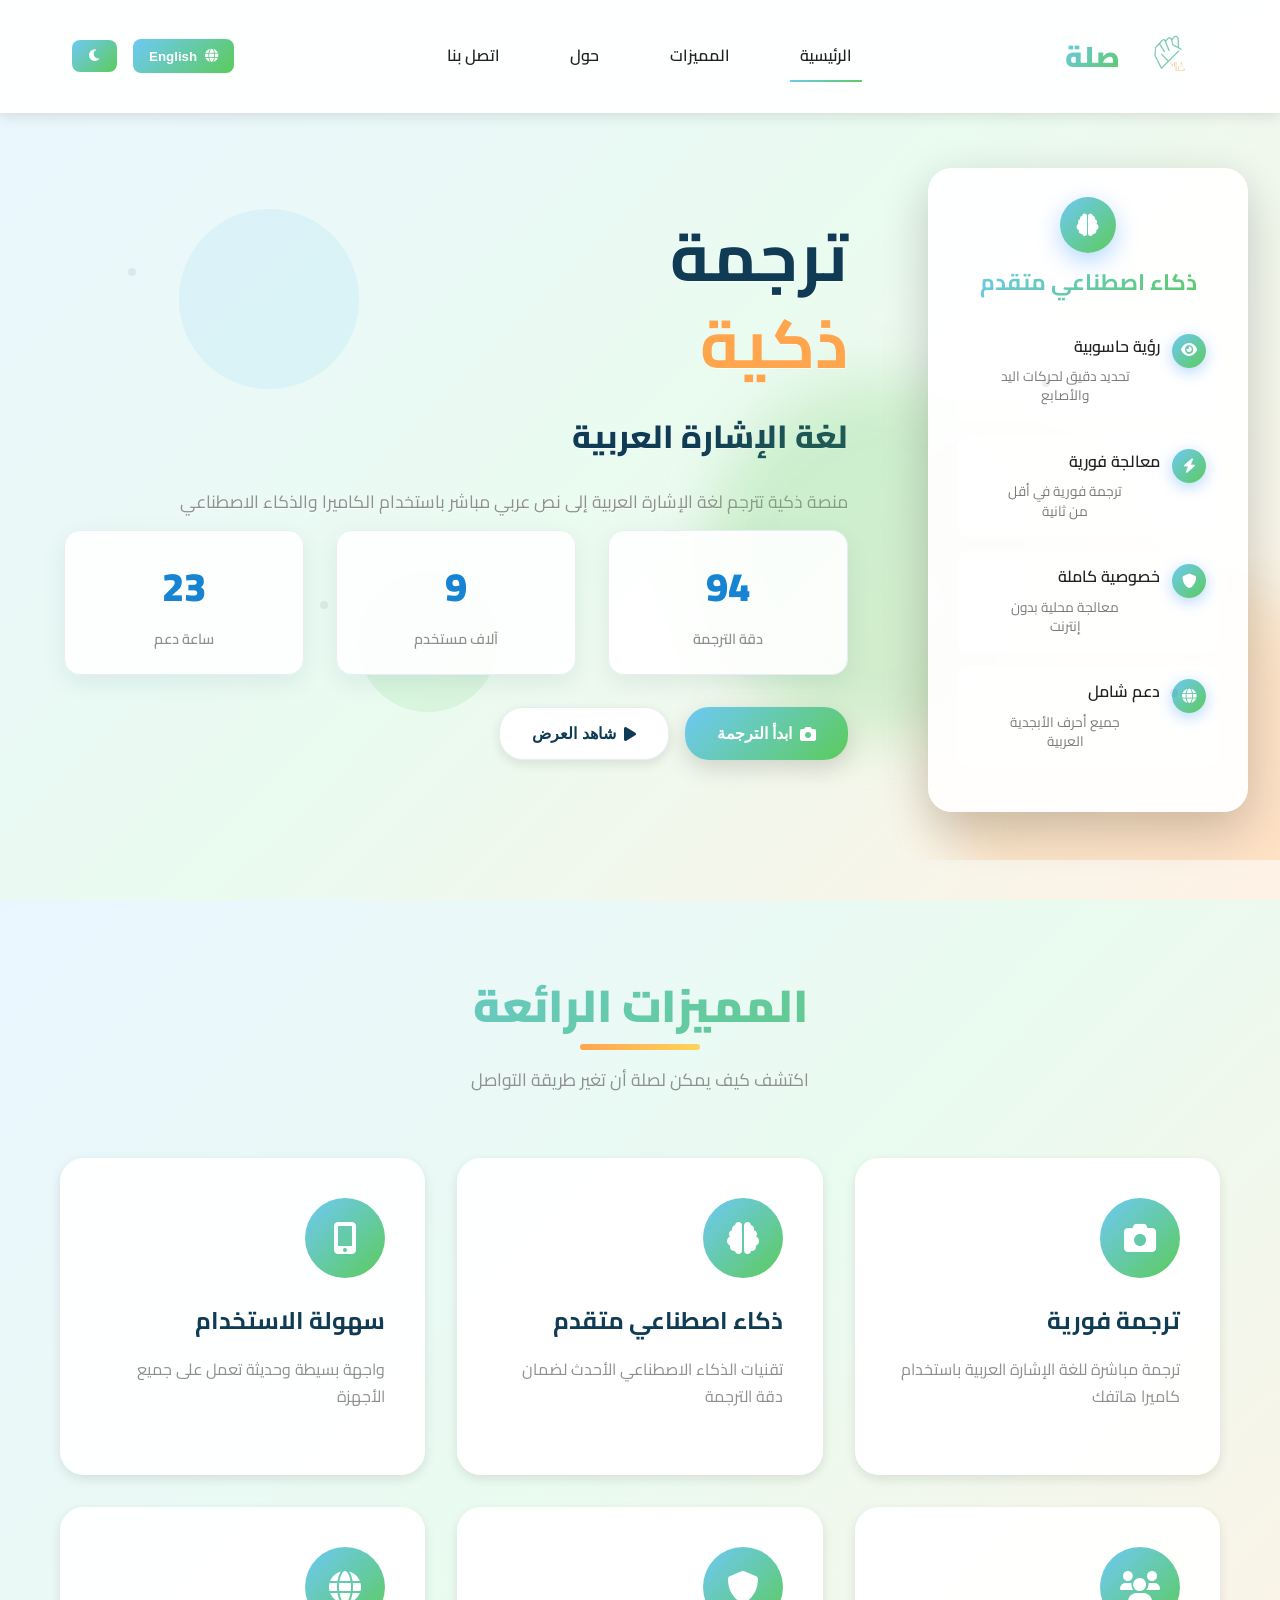
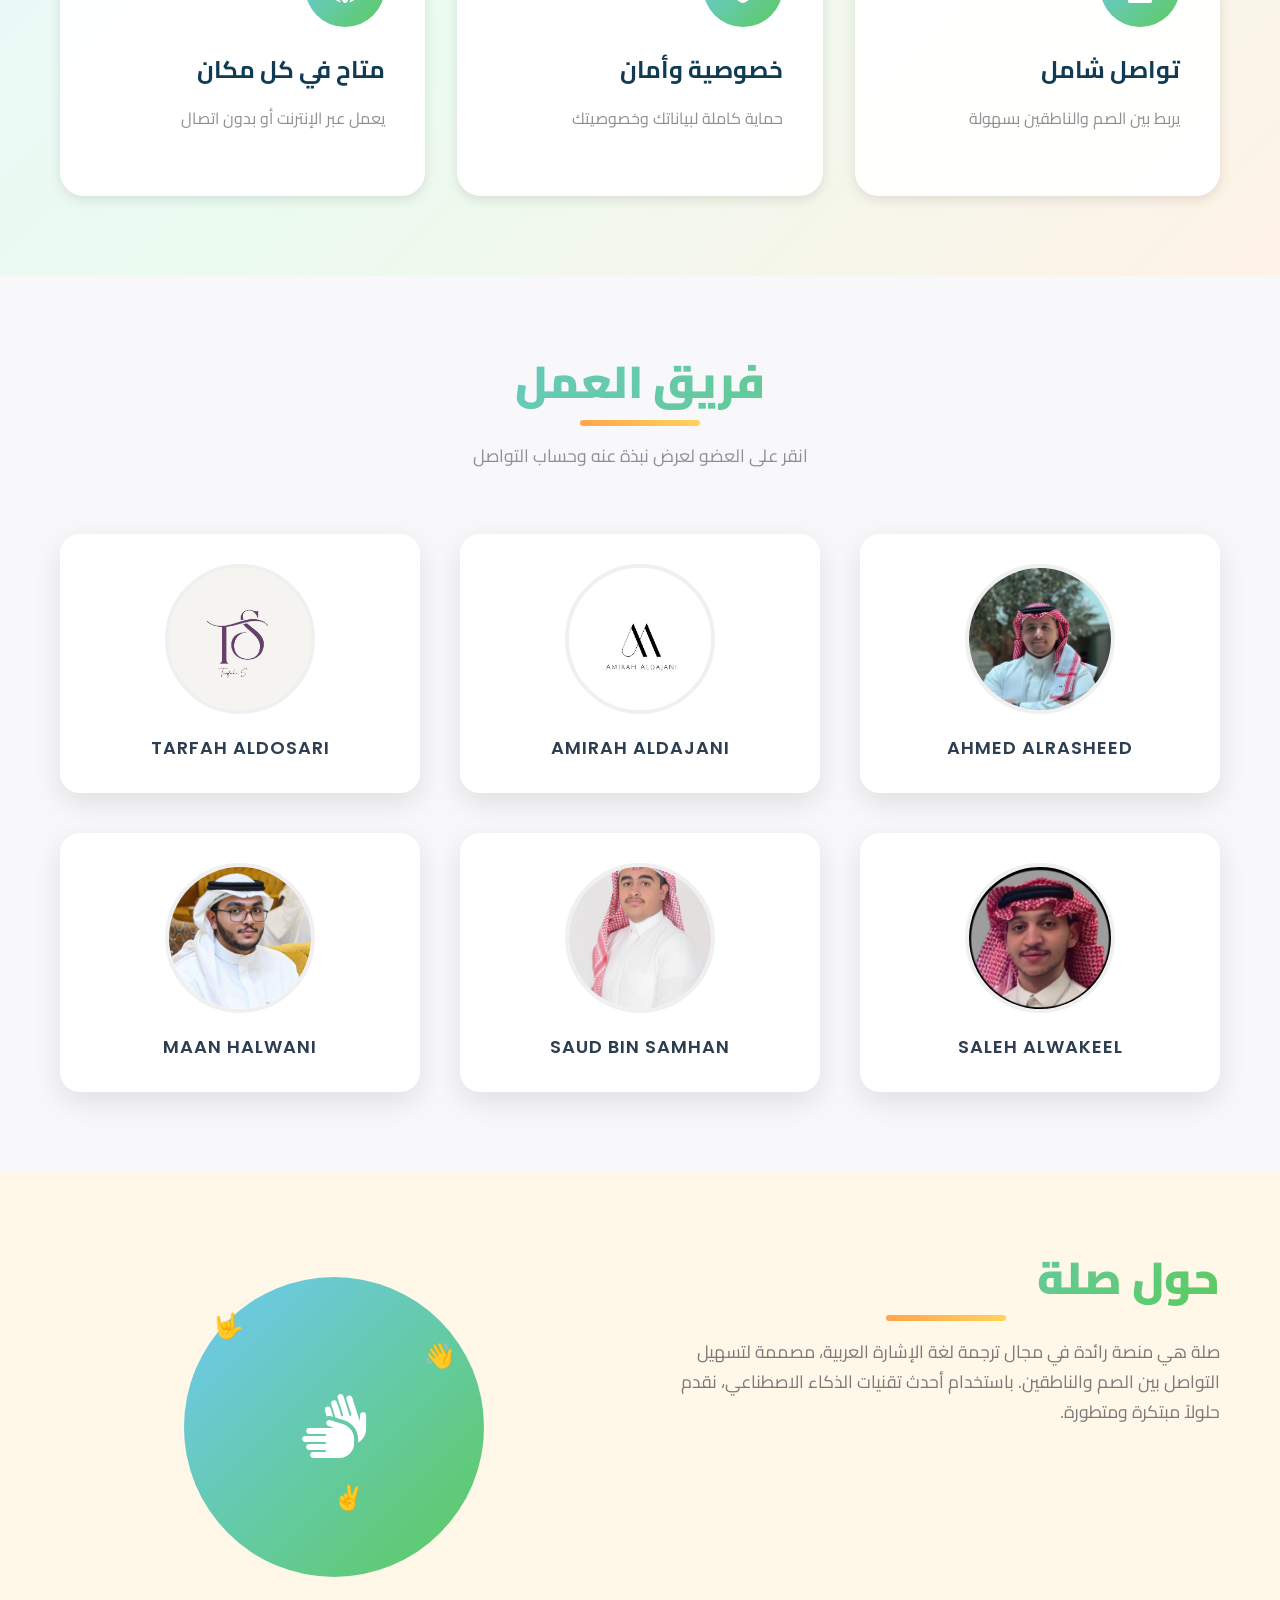
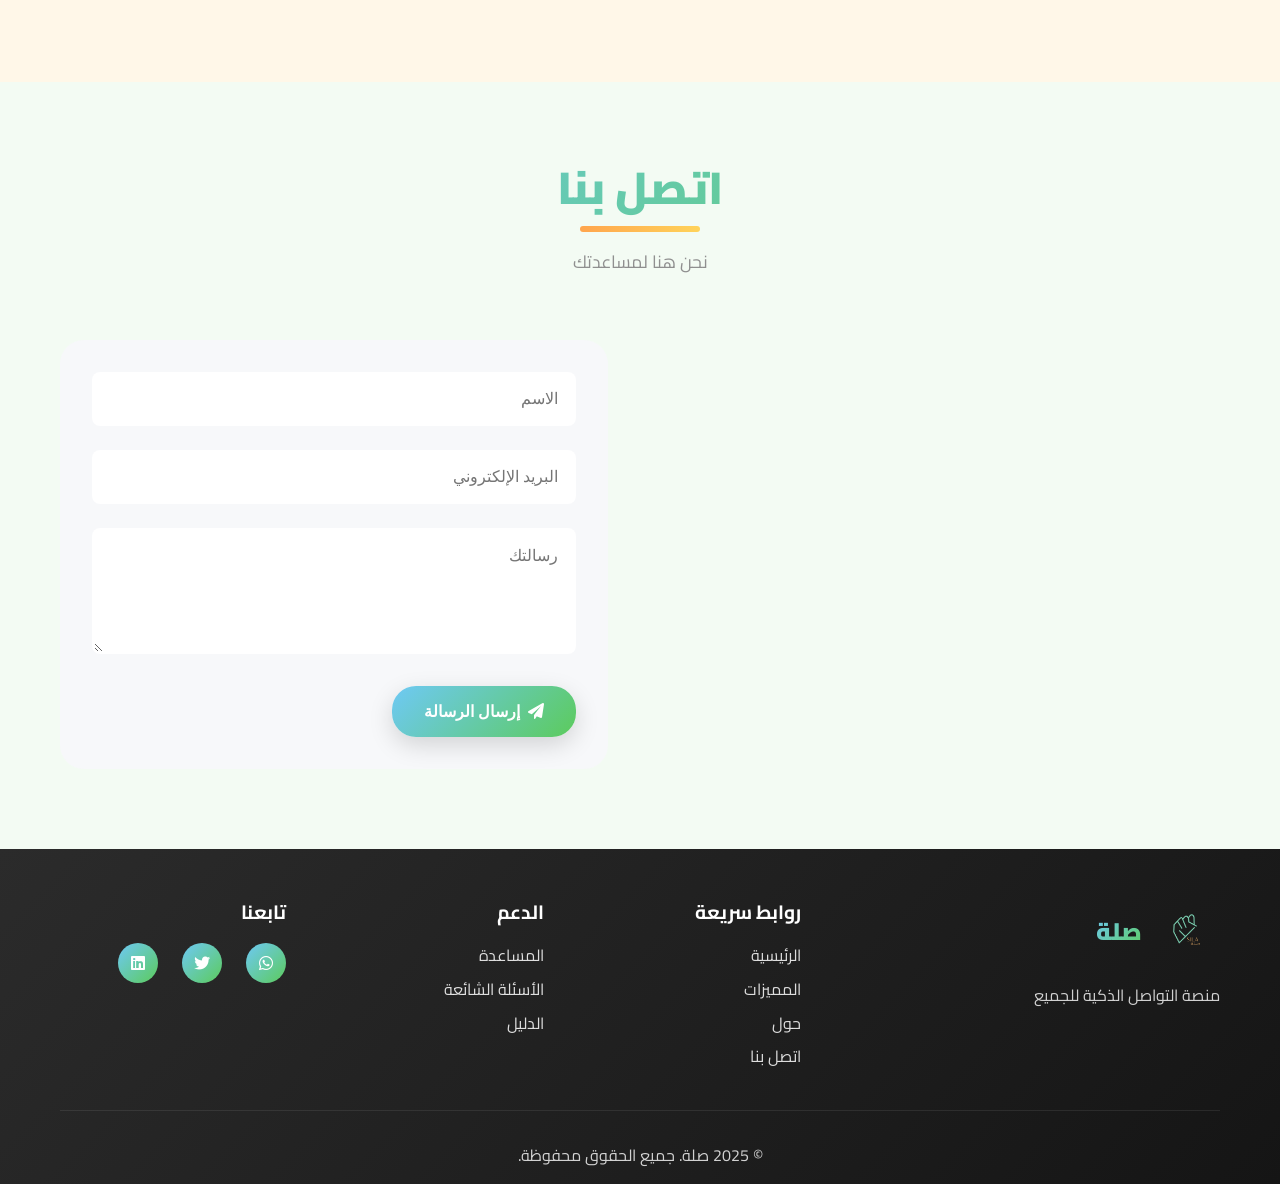
<file: index.html>
<!DOCTYPE html>
<html lang="ar" dir="rtl">
<head>
    <meta charset="UTF-8">
    <meta name="viewport" content="width=device-width, initial-scale=1.0">
    <title>صلة - منصة التواصل الذكية | Sila - Smart Communication Platform</title>
    <link rel="icon" type="image/png" href="assets/logo-sila.png">
    <link rel="apple-touch-icon" href="assets/logo-sila.png">
    <link rel="stylesheet" href="https://cdnjs.cloudflare.com/ajax/libs/font-awesome/6.0.0/css/all.min.css">
    <link href="https://fonts.googleapis.com/css2?family=Cairo:wght@300;400;600;700;900&family=Poppins:wght@300;400;600;700;900&display=swap" rel="stylesheet">
    <link rel="manifest" href="manifest.json">
    <link rel="stylesheet" href="styles.css">
</head>
<body>
    <div class="page-blobs" aria-hidden="true">
        <div class="pblob p1"></div>
        <div class="pblob p2"></div>
        <div class="pblob p3"></div>
    </div>
    <!-- Animated Background -->
    <div class="animated-background">
        <div class="particles">
            <div class="particle" style="--delay: 0s; --duration: 8s;"></div>
            <div class="particle" style="--delay: 1s; --duration: 10s;"></div>
            <div class="particle" style="--delay: 2s; --duration: 12s;"></div>
            <div class="particle" style="--delay: 3s; --duration: 9s;"></div>
            <div class="particle" style="--delay: 4s; --duration: 11s;"></div>
            <div class="particle" style="--delay: 5s; --duration: 7s;"></div>
        </div>
        <div class="floating-elements">
            <div class="floating-element">🤟</div>
            <div class="floating-element">👋</div>
            <div class="floating-element">✌️</div>
            <div class="floating-element">🤲</div>
            <div class="floating-element">👌</div>
            <div class="floating-element">👍</div>
        </div>
        <div class="gradient-overlay"></div>
    </div>

    <!-- Modern Header -->
    <header class="modern-header">
        <nav class="nav-container">
            <div class="nav-brand">
                <div class="logo-wrapper">
                    <img src="assets/logo-sila.png" alt="صلة - Sila" class="logo-image">
                    <h1 class="brand-text">صلة</h1>
                </div>
            </div>
            
            <div class="nav-menu" id="navMenu">
                <a href="#home" class="nav-link active" data-ar="الرئيسية" data-en="Home">
                    <i class="fas fa-home"></i>
                    <span>الرئيسية</span>
                </a>
                <a href="#features" class="nav-link" data-ar="المميزات" data-en="Features">
                    <i class="fas fa-star"></i>
                    <span>المميزات</span>
                </a>
                <a href="#about" class="nav-link" data-ar="حول" data-en="About">
                    <i class="fas fa-info-circle"></i>
                    <span>حول</span>
                </a>
                <a href="#contact" class="nav-link" data-ar="اتصل بنا" data-en="Contact">
                    <i class="fas fa-envelope"></i>
                    <span>اتصل بنا</span>
                </a>
            </div>
            
            <div class="nav-controls">
                <button class="control-btn language-toggle" onclick="toggleLanguage()">
                    <i class="fas fa-globe"></i>
                    <span data-ar="English" data-en="العربية">English</span>
                </button>
                <button class="control-btn theme-toggle" onclick="toggleTheme()">
                    <i class="fas fa-moon"></i>
                </button>
                <button class="mobile-menu-btn" onclick="toggleMobileSidebar()">
                    <span></span>
                    <span></span>
                    <span></span>
                </button>
            </div>
        </nav>
    </header>

    <!-- Mobile Sidebar -->
    <div class="mobile-sidebar" id="mobileSidebar">
        <div class="sidebar-header">
            <div class="sidebar-brand">
                <img src="assets/logo-sila.png" alt="صلة - Sila" class="sidebar-logo">
                <h3 class="sidebar-brand-text">صلة</h3>
            </div>
            <button class="sidebar-close" onclick="toggleMobileSidebar()">
                <i class="fas fa-times"></i>
            </button>
        </div>
        <div class="sidebar-content">
            <div class="sidebar-nav">
                <a href="#home" class="sidebar-link" onclick="toggleMobileSidebar()">
                    <i class="fas fa-home"></i>
                    <span data-ar="الرئيسية" data-en="Home">الرئيسية</span>
                </a>
                <a href="#features" class="sidebar-link" onclick="toggleMobileSidebar()">
                    <i class="fas fa-star"></i>
                    <span data-ar="المميزات" data-en="Features">المميزات</span>
                </a>
                <a href="#about" class="sidebar-link" onclick="toggleMobileSidebar()">
                    <i class="fas fa-info-circle"></i>
                    <span data-ar="حول" data-en="About">حول</span>
                </a>
                <a href="#contact" class="sidebar-link" onclick="toggleMobileSidebar()">
                    <i class="fas fa-envelope"></i>
                    <span data-ar="اتصل بنا" data-en="Contact">اتصل بنا</span>
                </a>
            </div>
            <div class="sidebar-controls">
                <button class="sidebar-btn language-toggle" onclick="toggleLanguage()">
                    <i class="fas fa-globe"></i>
                    <span data-ar="English" data-en="العربية">English</span>
                </button>
                <button class="sidebar-btn theme-toggle" onclick="toggleTheme()">
                    <i class="fas fa-moon"></i>
                    <span data-ar="المظهر" data-en="Theme">المظهر</span>
                </button>
                <button class="sidebar-btn translation-btn" onclick="openTranslationModal(); toggleMobileSidebar();">
                    <i class="fas fa-camera"></i>
                    <span data-ar="ابدأ الترجمة" data-en="Start Translation">ابدأ الترجمة</span>
                </button>
            </div>
        </div>
    </div>
    <div class="sidebar-overlay" id="sidebarOverlay" onclick="toggleMobileSidebar()"></div>

    <!-- Hero Section -->
    <section id="home" class="hero-section">
        <div class="hero-container">
            <div class="hero-blobs">
                <div class="blob b1"></div>
                <div class="blob b2"></div>
                <div class="blob b3"></div>
            </div>
            <div class="cursor-glow" aria-hidden="true"></div>
            <div class="simple-bg">
                <div class="shape-dot d1"></div>
                <div class="shape-dot d2"></div>
                <div class="shape-dot d3"></div>
                <div class="shape-dot d4"></div>
            </div>
            <div class="brand-circles">
                <div class="brand-circle c1"></div>
                <div class="brand-circle c2"></div>
                <div class="brand-circle c3"></div>
            </div>
            <div class="hero-content">
                <!-- Enhanced Left Info Box -->
                <div class="hero-left-box">
                    <div class="enhanced-info-box">
                        <div class="info-header">
                            <div class="info-icon">
                                <i class="fas fa-brain"></i>
                            </div>
                            <h3 data-ar="ذكاء اصطناعي متقدم" data-en="Advanced AI">ذكاء اصطناعي متقدم</h3>
                        </div>
                        
                        <div class="info-content">
                            <div class="info-item">
                                <div class="item-icon">
                                    <i class="fas fa-eye"></i>
                                </div>
                                <div class="item-text">
                                    <h4 data-ar="رؤية حاسوبية" data-en="Computer Vision">رؤية حاسوبية</h4>
                                    <p data-ar="تحديد دقيق لحركات اليد والأصابع" data-en="Accurate detection of hand and finger movements">تحديد دقيق لحركات اليد والأصابع</p>
                                </div>
                            </div>
                            
                            <div class="info-item">
                                <div class="item-icon">
                                    <i class="fas fa-bolt"></i>
                                </div>
                                <div class="item-text">
                                    <h4 data-ar="معالجة فورية" data-en="Real-time Processing">معالجة فورية</h4>
                                    <p data-ar="ترجمة فورية في أقل من ثانية" data-en="Instant translation in under a second">ترجمة فورية في أقل من ثانية</p>
                                </div>
                            </div>
                            
                            <div class="info-item">
                                <div class="item-icon">
                                    <i class="fas fa-shield-alt"></i>
                                </div>
                                <div class="item-text">
                                    <h4 data-ar="خصوصية كاملة" data-en="Complete Privacy">خصوصية كاملة</h4>
                                    <p data-ar="معالجة محلية بدون إنترنت" data-en="Local processing, no internet needed">معالجة محلية بدون إنترنت</p>
                                </div>
                            </div>
                            
                            <div class="info-item">
                                <div class="item-icon">
                                    <i class="fas fa-globe"></i>
                                </div>
                                <div class="item-text">
                                    <h4 data-ar="دعم شامل" data-en="Comprehensive Support">دعم شامل</h4>
                                    <p data-ar="جميع أحرف الأبجدية العربية" data-en="All Arabic alphabet characters">جميع أحرف الأبجدية العربية</p>
                                </div>
                            </div>
                        </div>
                        
                        
                    </div>
                </div>
                
                <div class="hero-text">
                    <div class="title-container">
                        <h1 class="main-title">
                            <span class="title-line" data-ar="ترجمة" data-en="Smart">ترجمة</span>
                            <span class="title-line highlight" data-ar="ذكية" data-en="Translation">ذكية</span>
                        </h1>
                        <h2 class="subtitle" data-ar="لغة الإشارة العربية" data-en="Arabic Sign Language">
                            لغة الإشارة العربية
                        </h2>
                    </div>
                    
                    <p class="hero-description" data-ar="منصة ذكية تترجم لغة الإشارة العربية إلى نص عربي مباشر باستخدام الكاميرا والذكاء الاصطناعي" data-en="A smart platform that translates Arabic sign language into live Arabic text using camera and artificial intelligence">
                        منصة ذكية تترجم لغة الإشارة العربية إلى نص عربي مباشر باستخدام الكاميرا والذكاء الاصطناعي
                    </p>
                    
                    <div class="stats-container">
                        <div class="stat-card">
                            <div class="stat-number" data-count="97">0</div>
                            <div class="stat-label" data-ar="دقة الترجمة" data-en="Accuracy">دقة الترجمة</div>
                        </div>
                        <div class="stat-card">
                            <div class="stat-number" data-count="10">0</div>
                            <div class="stat-label" data-ar="آلاف مستخدم" data-en="K Users">آلاف مستخدم</div>
                        </div>
                        <div class="stat-card">
                            <div class="stat-number" data-count="24">0</div>
                            <div class="stat-label" data-ar="ساعة دعم" data-en="Hour Support">ساعة دعم</div>
                        </div>
                    </div>
                    
                    <div class="action-buttons">
                        <button class="btn btn-primary btn-glow" onclick="openTranslationModal()">
                            <div class="btn-content">
                                <i class="fas fa-camera"></i>
                                <span data-ar="ابدأ الترجمة" data-en="Start Translation">ابدأ الترجمة</span>
                            </div>
                            <div class="btn-glow-effect"></div>
                        </button>
                        <button class="btn btn-secondary btn-hover" onclick="scrollToSection('features')">
                            <i class="fas fa-play"></i>
                            <span data-ar="شاهد العرض" data-en="Watch Demo">شاهد العرض</span>
                        </button>
                    </div>
                </div>
                

            </div>
            
            <div class="scroll-indicator">
                <div class="scroll-arrow"></div>
                <span data-ar="اكتشف المزيد" data-en="Discover More">اكتشف المزيد</span>
            </div>
        </div>
    </section>

    <!-- Features Section -->
    <section id="features" class="features-section">
        <div class="container">
            <div class="section-header">
                <h2 class="section-title" data-ar="المميزات الرائعة" data-en="Amazing Features">المميزات الرائعة</h2>
                <p class="section-subtitle" data-ar="اكتشف كيف يمكن لصلة أن تغير طريقة التواصل" data-en="Discover how Sila can change the way we communicate">
                    اكتشف كيف يمكن لصلة أن تغير طريقة التواصل
                </p>
            </div>
            
            <div class="features-grid">
                <div class="feature-card" data-tilt>
                    <div class="feature-icon">
                        <i class="fas fa-camera"></i>
                        <div class="icon-glow"></div>
                    </div>
                    <h3 class="feature-title" data-ar="ترجمة فورية" data-en="Real-time Translation">ترجمة فورية</h3>
                    <p class="feature-description" data-ar="ترجمة مباشرة للغة الإشارة العربية باستخدام كاميرا هاتفك" data-en="Real-time translation of Arabic sign language using your phone's camera">
                        ترجمة مباشرة للغة الإشارة العربية باستخدام كاميرا هاتفك
                    </p>
                    <div class="feature-hover">
                        <div class="hover-content">
                            <i class="fas fa-rocket"></i>
                            <span data-ar="جرب الآن" data-en="Try Now">جرب الآن</span>
                        </div>
                    </div>
                </div>
                
                <div class="feature-card" data-tilt>
                    <div class="feature-icon">
                        <i class="fas fa-brain"></i>
                        <div class="icon-glow"></div>
                    </div>
                    <h3 class="feature-title" data-ar="ذكاء اصطناعي متقدم" data-en="Advanced AI">ذكاء اصطناعي متقدم</h3>
                    <p class="feature-description" data-ar="تقنيات الذكاء الاصطناعي الأحدث لضمان دقة الترجمة" data-en="Latest AI technologies to ensure translation accuracy">
                        تقنيات الذكاء الاصطناعي الأحدث لضمان دقة الترجمة
                    </p>
                    <div class="feature-hover">
                        <div class="hover-content">
                            <i class="fas fa-magic"></i>
                            <span data-ar="اكتشف" data-en="Discover">اكتشف</span>
                        </div>
                    </div>
                </div>
                
                <div class="feature-card" data-tilt>
                    <div class="feature-icon">
                        <i class="fas fa-mobile-alt"></i>
                        <div class="icon-glow"></div>
                    </div>
                    <h3 class="feature-title" data-ar="سهولة الاستخدام" data-en="Easy to Use">سهولة الاستخدام</h3>
                    <p class="feature-description" data-ar="واجهة بسيطة وحديثة تعمل على جميع الأجهزة" data-en="Simple and modern interface that works on all devices">
                        واجهة بسيطة وحديثة تعمل على جميع الأجهزة
                    </p>
                    <div class="feature-hover">
                        <div class="hover-content">
                            <i class="fas fa-heart"></i>
                            <span data-ar="أحبها" data-en="Love It">أحبها</span>
                        </div>
                    </div>
                </div>
                
                <div class="feature-card" data-tilt>
                    <div class="feature-icon">
                        <i class="fas fa-users"></i>
                        <div class="icon-glow"></div>
                    </div>
                    <h3 class="feature-title" data-ar="تواصل شامل" data-en="Inclusive Communication">تواصل شامل</h3>
                    <p class="feature-description" data-ar="يربط بين الصم والناطقين بسهولة" data-en="Connects the deaf and hearing communities easily">
                        يربط بين الصم والناطقين بسهولة
                    </p>
                    <div class="feature-hover">
                        <div class="hover-content">
                            <i class="fas fa-hands-helping"></i>
                            <span data-ar="تواصل" data-en="Connect">تواصل</span>
                        </div>
                    </div>
                </div>
                
                <div class="feature-card" data-tilt>
                    <div class="feature-icon">
                        <i class="fas fa-shield-alt"></i>
                        <div class="icon-glow"></div>
                    </div>
                    <h3 class="feature-title" data-ar="خصوصية وأمان" data-en="Privacy & Security">خصوصية وأمان</h3>
                    <p class="feature-description" data-ar="حماية كاملة لبياناتك وخصوصيتك" data-en="Complete protection of your data and privacy">
                        حماية كاملة لبياناتك وخصوصيتك
                    </p>
                    <div class="feature-hover">
                        <div class="hover-content">
                            <i class="fas fa-lock"></i>
                            <span data-ar="آمن" data-en="Secure">آمن</span>
                        </div>
                    </div>
                </div>
                
                <div class="feature-card" data-tilt>
                    <div class="feature-icon">
                        <i class="fas fa-globe"></i>
                        <div class="icon-glow"></div>
                    </div>
                    <h3 class="feature-title" data-ar="متاح في كل مكان" data-en="Available Everywhere">متاح في كل مكان</h3>
                    <p class="feature-description" data-ar="يعمل عبر الإنترنت أو بدون اتصال" data-en="Works online or offline">
                        يعمل عبر الإنترنت أو بدون اتصال
                    </p>
                    <div class="feature-hover">
                        <div class="hover-content">
                            <i class="fas fa-wifi"></i>
                            <span data-ar="متصل" data-en="Connected">متصل</span>
                        </div>
                    </div>
                </div>
            </div>
        </div>
    </section>

    <!-- Dashboard Section -->
    <section id="dashboard" class="dashboard-section">
        <div class="container">
            <div class="section-header">
                <h2 class="section-title" data-ar="فريق العمل" data-en="Our Team">فريق العمل</h2>
                <p class="section-subtitle" data-ar="انقر على العضو  لعرض نبذة عنه وحساب التواصل" data-en="Click on a member to view their bio and contact info">
                    انقر على العضو  لعرض نبذة عنه وحساب التواصل
                </p>
            </div>
            
            <div class="team-grid">
                <!-- Team Member 1: Ahmed Alrasheed -->
                <div class="team-card" onclick="openTeamPopup(0)">
                    <div class="team-photo">
                        <img src="assets/ahmed_photo.jpeg" alt="أحمد الرشيد">
                        <div class="photo-overlay">
                            <button class="expand-btn">
                                <i class="fas fa-expand"></i>
                            </button>
                        </div>
                    </div>
                    <h3 class="team-name">AHMED ALRASHEED</h3>
                </div>

                <!-- Team Member 2: Amirah Aldajani -->
                <div class="team-card" onclick="openTeamPopup(1)">
                    <div class="team-photo">
                        <img src="assets/Amirah_logo.jpeg" alt="أميرة الدعجاني">
                        <div class="photo-overlay">
                            <button class="expand-btn">
                                <i class="fas fa-expand"></i>
                            </button>
                        </div>
                    </div>
                    <h3 class="team-name">AMIRAH ALDAJANI</h3>
                </div>

                <!-- Team Member 3: Tarfah Aldosari -->
                <div class="team-card" onclick="openTeamPopup(2)">
                    <div class="team-photo">
                        <img src="assets/tarfah_logo.jpeg" alt="طرفة الدوسري">
                        <div class="photo-overlay">
                            <button class="expand-btn">
                                <i class="fas fa-expand"></i>
                            </button>
                        </div>
                    </div>
                    <h3 class="team-name">TARFAH ALDOSARI</h3>
                </div>

                <!-- Team Member 4: Saleh Alwakeel -->
                <div class="team-card" onclick="openTeamPopup(3)">
                    <div class="team-photo">
                        <img src="assets/saleh_photoi.jpeg" alt="صالح الوكيل">
                        <div class="photo-overlay">
                            <button class="expand-btn">
                                <i class="fas fa-expand"></i>
                            </button>
                        </div>
                    </div>
                    <h3 class="team-name">SALEH ALWAKEEL</h3>
                </div>

                <!-- Team Member 5: Saud Bin Samhan -->
                <div class="team-card" onclick="openTeamPopup(4)">
                    <div class="team-photo">
                        <img src="assets/saud_photo.JPG" alt="سعود بن سمحان">
                        <div class="photo-overlay">
                            <button class="expand-btn">
                                <i class="fas fa-expand"></i>
                            </button>
                        </div>
                    </div>
                    <h3 class="team-name">SAUD BIN SAMHAN</h3>
                </div>

                <!-- Team Member 6: Maan Halwani -->
                <div class="team-card" onclick="openTeamPopup(5)">
                    <div class="team-photo">
                        <img src="assets/maan_photo.jpeg" alt="معن حلواني">
                        <div class="photo-overlay">
                            <button class="expand-btn">
                                <i class="fas fa-expand"></i>
                            </button>
                        </div>
                    </div>
                    <h3 class="team-name">MAAN HALWANI</h3>
                </div>
            </div>
        </div>
    </section>

    <!-- About Section -->
    <section id="about" class="about-section">
        <div class="container">
            <div class="about-content">
                <div class="about-text">
                    <h2 class="section-title" data-ar="حول صلة" data-en="About Sila">حول صلة</h2>
                    <p class="about-description" data-ar="صلة هي منصة رائدة في مجال ترجمة لغة الإشارة العربية، مصممة لتسهيل التواصل بين الصم والناطقين. باستخدام أحدث تقنيات الذكاء الاصطناعي، نقدم حلولاً مبتكرة ومتطورة." data-en="Sila is a leading platform in Arabic sign language translation, designed to facilitate communication between the deaf and hearing communities. Using the latest AI technologies, we provide innovative and advanced solutions.">
                        صلة هي منصة رائدة في مجال ترجمة لغة الإشارة العربية، مصممة لتسهيل التواصل بين الصم والناطقين. باستخدام أحدث تقنيات الذكاء الاصطناعي، نقدم حلولاً مبتكرة ومتطورة.
                    </p>
                    <div class="about-stats">
                        <div class="stat">
                            <div class="stat-number" data-count="97.4">0</div>
                            <div class="stat-label" data-ar="دقة الترجمة" data-en="Translation Accuracy">دقة الترجمة</div>
                        </div>
                        <div class="stat">
                            <div class="stat-number" data-count="10">0</div>
                            <div class="stat-label" data-ar="مستخدم نشط" data-en="Active Users">مستخدم نشط</div>
                        </div>
                        <div class="stat">
                            <div class="stat-number" data-count="24">0</div>
                            <div class="stat-label" data-ar="دعم فني متواصل" data-en="Continuous Support">دعم متواصل</div>
                        </div>
                    </div>
                </div>
                <div class="about-visual">
                    <div class="about-image">
                        <div class="image-placeholder">
                            <i class="fas fa-hands"></i>
                        </div>
                        <div class="floating-icons">
                            <div class="floating-icon">🤟</div>
                            <div class="floating-icon">👋</div>
                            <div class="floating-icon">✌️</div>
                        </div>
                    </div>
                </div>
            </div>
        </div>
    </section>

    <!-- Contact Section -->
    <section id="contact" class="contact-section">
        <div class="container">
            <div class="section-header">
                <h2 class="section-title" data-ar="اتصل بنا" data-en="Contact Us">اتصل بنا</h2>
                <p class="section-subtitle" data-ar="نحن هنا لمساعدتك" data-en="We're here to help">
                    نحن هنا لمساعدتك
                </p>
            </div>
            
            <div class="contact-content">
                <div class="contact-info">
                    <div class="contact-item">
                        <div class="contact-icon">
                            <i class="fas fa-envelope"></i>
                        </div>
                        <div class="contact-details">
                            <h3 data-ar="البريد الإلكتروني" data-en="Email">البريد الإلكتروني</h3>
                            <p><a href="mailto:Sila.info0@gmail.com" data-ar="Sila.info0@gmail.com" data-en="Sila.info0@gmail.com">Sila.info0@gmail.com</a></p>
                        </div>
                    </div>
                    
                    <div class="contact-item">
                        <div class="contact-icon">
                            <i class="fas fa-phone"></i>
                        </div>
                        <div class="contact-details">
                            <h3 data-ar="الهاتف" data-en="Phone">الهاتف</h3>
                            <p><a href="tel:0509688559" data-ar="0509688559" data-en="+966 50 968 8559">0509688559</a></p>
                        </div>
                    </div>
                    
                    <div class="contact-item">
                        <div class="contact-icon">
                            <i class="fas fa-map-marker-alt"></i>
                        </div>
                        <div class="contact-details">
                            <h3 data-ar="العنوان" data-en="Address">العنوان</h3>
                            <p data-ar="الرياض، المملكة العربية السعودية" data-en="Riyadh, Saudi Arabia">الرياض، المملكة العربية السعودية</p>
                        </div>
                    </div>
                </div>
                
                <div class="contact-form">
                    <form>
                        <div class="form-group">
                            <input type="text" placeholder="الاسم" required>
                        </div>
                        <div class="form-group">
                            <input type="email" placeholder="البريد الإلكتروني" required>
                        </div>
                        <div class="form-group">
                            <textarea placeholder="رسالتك" rows="5" required></textarea>
                        </div>
                        <button type="submit" class="btn btn-primary btn-glow">
                            <div class="btn-content">
                                <i class="fas fa-paper-plane"></i>
                                <span data-ar="إرسال الرسالة" data-en="Send Message">إرسال الرسالة</span>
                            </div>
                            <div class="btn-glow-effect"></div>
                        </button>
                    </form>
                </div>
            </div>
        </div>
    </section>

    <!-- Modern Footer -->
    <footer class="modern-footer">
        <div class="container">
            <div class="footer-content">
                <div class="footer-brand">
                    <div class="logo-wrapper">
                        <img src="assets/logo-sila.png" alt="صلة - Sila" class="footer-logo-image">
                        <h3 class="brand-text">صلة</h3>
                    </div>
                    <p data-ar="منصة التواصل الذكية للجميع" data-en="Smart Communication Platform for Everyone">
                        منصة التواصل الذكية للجميع
                    </p>
                </div>
                
                <div class="footer-links">
                    <div class="footer-section">
                        <h4 data-ar="روابط سريعة" data-en="Quick Links">روابط سريعة</h4>
                        <a href="#home" data-ar="الرئيسية" data-en="Home">الرئيسية</a>
                        <a href="#features" data-ar="المميزات" data-en="Features">المميزات</a>
                        <a href="#about" data-ar="حول" data-en="About">حول</a>
                        <a href="#contact" data-ar="اتصل بنا" data-en="Contact">اتصل بنا</a>
                    </div>
                    
                    <div class="footer-section">
                        <h4 data-ar="الدعم" data-en="Support">الدعم</h4>
                        <a href="#" data-ar="المساعدة" data-en="Help">المساعدة</a>
                        <a href="#" data-ar="الأسئلة الشائعة" data-en="FAQ">الأسئلة الشائعة</a>
                        <a href="#" data-ar="الدليل" data-en="Guide">الدليل</a>
                    </div>
                    
                    <div class="footer-section">
                        <h4 data-ar="تابعنا" data-en="Follow Us">تابعنا</h4>
                        <div class="social-links">
                            <a href="https://wa.me/966509688559" target="_blank" aria-label="WhatsApp"><i class="fab fa-whatsapp"></i></a>
                            <a href="https://x.com/sila_hub?s=21" target="_blank" aria-label="Twitter"><i class="fab fa-twitter"></i></a>
                            <a href="http://linkedin.com/in/sila-%D8%B5%D9%84%D8%A9-8bbaa2382" target="_blank" aria-label="LinkedIn"><i class="fab fa-linkedin"></i></a>
                        </div>
                    </div>
                </div>
            </div>
            
            <div class="footer-bottom">
                <p>&copy; 2025 صلة. جميع الحقوق محفوظة.</p>
            </div>
        </div>
    </footer>

    <!-- Modern Translation Modal -->
    <div id="translationModal" class="modal">
        <div class="modal-content">
            <div class="modal-header">
                <h3 data-ar="ترجمة لغة الإشارة" data-en="Sign Language Translation">ترجمة لغة الإشارة</h3>
                <button class="modal-close" onclick="closeTranslationModal()">
                    <i class="fas fa-times"></i>
                </button>
            </div>
            <div class="modal-body">
                <div class="camera-container">
                    <video id="camera" autoplay muted></video>
                    <div class="camera-overlay">
                        <div class="camera-frame">
                            <div class="frame-corner top-left"></div>
                            <div class="frame-corner top-right"></div>
                            <div class="frame-corner bottom-left"></div>
                            <div class="frame-corner bottom-right"></div>
                        </div>
                        <div class="camera-instructions" data-ar="ضع يديك داخل الإطار" data-en="Place your hands inside the frame">
                            ضع يديك داخل الإطار
                        </div>
                    </div>
                </div>
                <div class="translation-output">
                    <div class="output-header">
                        <div class="output-label" data-ar="الترجمة:" data-en="Translation:">الترجمة:</div>
                        <div class="output-controls">
                            <button class="speaker-btn" id="speakerBtn" onclick="toggleSpeech()" title="Text to Speech">
                                <i class="fas fa-volume-up" id="speakerIcon"></i>
                            </button>
                            <div class="output-status">
                                <div class="status-dot"></div>
                                <span data-ar="مستعد" data-en="Ready">مستعد</span>
                            </div>
                        </div>
                    </div>
                    <div class="output-text" id="translationText" data-ar="في انتظار الإشارة..." data-en="Waiting for sign...">
                        في انتظار الإشارة...
                    </div>
                </div>
            </div>
            <div class="modal-footer">
                <button class="btn btn-secondary" onclick="closeTranslationModal()">
                    <span data-ar="إغلاق" data-en="Close">إغلاق</span>
                </button>
                <button class="btn btn-primary btn-glow" onclick="startTranslation()">
                    <div class="btn-content">
                        <i class="fas fa-play"></i>
                        <span data-ar="بدء الترجمة" data-en="Start Translation">بدء الترجمة</span>
                    </div>
                    <div class="btn-glow-effect"></div>
                </button>
            </div>
        </div>
    </div>

    <script src="script.js"></script>
</body>
</html>
</file>
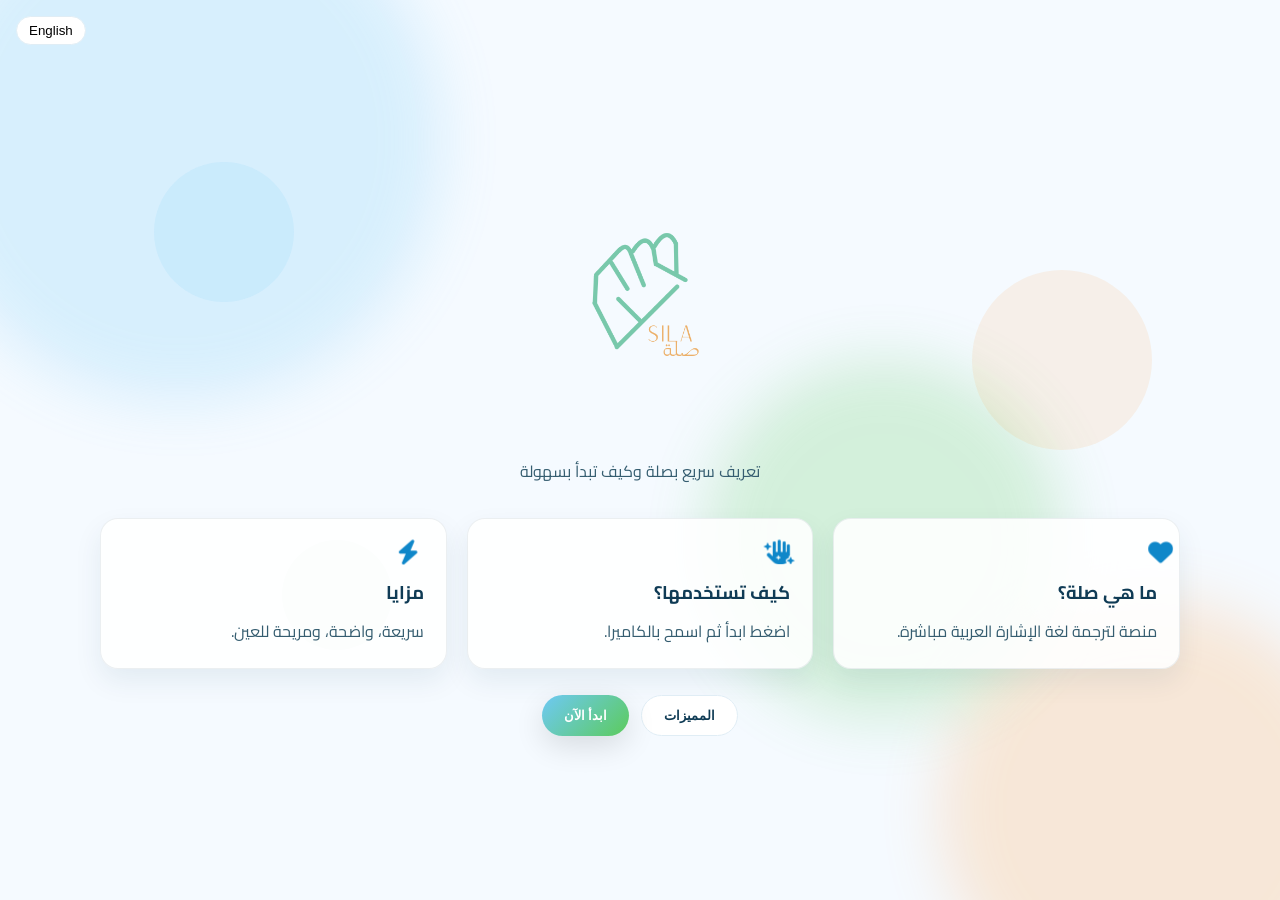
<file: welcome.html>
<!DOCTYPE html>
<html lang="ar" dir="rtl">
<head>
    <meta charset="UTF-8">
    <meta name="viewport" content="width=device-width, initial-scale=1.0">
    <title>مرحباً بك في صلة - منصة التواصل الذكية | Welcome to Sila</title>

    <link rel="stylesheet" href="https://cdnjs.cloudflare.com/ajax/libs/font-awesome/6.0.0/css/all.min.css">
    <link href="https://fonts.googleapis.com/css2?family=Cairo:wght@300;400;600;700;900&family=Poppins:wght@300;400;600;700;900&display=swap" rel="stylesheet">
    <style>
        * { margin: 0; padding: 0; box-sizing: border-box; }
        :root {
            --blue:#0F3B55;            /* نص داكن مريح */
            --muted:#355D70;          /* نص ثانوي */
            --brand-blue:#6EC9F5;     /* ألوان الهوية */
            --brand-green:#5CCB5C;
            --brand-orange:#FFA54D;
            --surface:#FFFFFF;
            --surface-2:#F5FAFF;
        }

        html[lang="en"] { font-family: 'Poppins', sans-serif; direction: ltr; }
        body { font-family: 'Cairo', sans-serif; background: var(--surface-2); min-height: 100vh; overflow-x: hidden; position: relative; }

        /* خلفيات متحركة بألوان الهوية */
        .bg { position: fixed; inset: 0; z-index: -2; overflow: hidden; }
        .blob { position: absolute; border-radius: 50%; filter: blur(30px); opacity: .22; animation: float 14s ease-in-out infinite; }
        .blob.b1 { width: 520px; height: 520px; top: -120px; left: -80px; background: var(--brand-blue); }
        .blob.b2 { width: 420px; height: 420px; bottom: -120px; right: -80px; background: var(--brand-orange); animation-delay: 2s; }
        .blob.b3 { width: 360px; height: 360px; top: 40%; left: 55%; background: var(--brand-green); animation-delay: 4s; }
        @keyframes float { 0%,100%{ transform: translateY(0) } 50%{ transform: translateY(-30px) } }

        /* دوائر لطيفة أعلى الخلفية (بارالاكس) */
        .circles { position: fixed; inset:0; pointer-events:none; z-index:-1; }
        .circle { position:absolute; border-radius:50%; opacity:.12; animation: drift 18s ease-in-out infinite; }
        .circle.c1 { width:140px; height:140px; top:18%; left:12%; background:#6EC9F5; }
        .circle.c2 { width:110px; height:110px; top:60%; left:22%; background:#5CCB5C; animation-delay:3s; }
        .circle.c3 { width:180px; height:180px; top:30%; right:10%; background:#FFA54D; animation-delay:6s; }
        @keyframes drift { 0%,100%{ transform: translate3d(0,0,0)} 50%{ transform: translate3d(10px,-16px,0)} }

        /* وهج يتبع المؤشر (Spotlight) */
        .cursor-glow { position: fixed; width: 380px; height: 380px; left: var(--mx, -999px); top: var(--my, -999px); transform: translate(-50%, -50%); pointer-events: none; z-index: -1; border-radius: 50%; background: radial-gradient(closest-side, rgba(110,201,245,.18), rgba(92,203,92,.10), rgba(255,165,77,.06), transparent 70%); filter: blur(8px); }

        /* تخطيط المحتوى */
        .wrap { min-height: 100vh; display: flex; align-items: center; justify-content: center; padding: 28px; }
        .container { max-width: 1080px; width: 100%; position: relative; }
        .heading { text-align: center; margin-bottom: 18px; }
        .logo { font-size: 3.2rem; font-weight: 900; color: var(--blue); letter-spacing: .5px; }
        .sub { color: var(--muted); }
        .welcome-logo { width: 280px; height: auto; display:block; margin: 0 auto 12px; }

        /* شبكة بطاقات تفاعلية */
        .grid { margin-top: 32px; display: grid; grid-template-columns: repeat(auto-fit, minmax(280px, 1fr)); gap: 20px; perspective: 1000px; }
        .card { background: rgba(255,255,255,.88); border:1px solid rgba(15,59,85,.08); border-radius: 18px; padding: 22px; color: var(--blue); box-shadow: 0 12px 28px rgba(15,59,85,.08); transform-style: preserve-3d; transition: transform .2s ease, box-shadow .2s ease; }
        .card:hover { transform: translateY(-6px) scale(1.01); box-shadow: 0 16px 40px rgba(15,59,85,.12); }
        .card i { font-size: 1.5rem; margin-bottom: 10px; color: #0f87c9; display: inline-block; transform: translateZ(30px); }
        .card h3 { font-size: 1.15rem; margin-bottom: 6px; }
        .card p { color: var(--muted); }

        /* CTA */
        .cta { display:flex; gap:12px; justify-content:center; margin-top: 26px; }
        .btn { display:inline-flex; align-items:center; gap:8px; border:none; border-radius: 999px; padding: 12px 22px; font-weight: 800; cursor: pointer; position: relative; overflow: hidden; }
        .btn-primary { background: linear-gradient(135deg, var(--brand-blue), var(--brand-green)); color:#fff; box-shadow: 0 10px 30px rgba(0,0,0,.12); }
        .btn-secondary { background: #ffffff; color: var(--blue); border: 1px solid #e0edf5; }
        .btn:hover { transform: translateY(-2px); }
        .btn .ripple { position:absolute; border-radius:50%; transform:scale(0); background:rgba(255,255,255,.45); animation:ripple .6s linear; pointer-events:none; }
        @keyframes ripple { to { transform:scale(4); opacity:0; } }

        /* زر اللغة */
        .lang { position: fixed; top: 16px; inset-inline-end: 16px; background:#ffffff; border: 1px solid #e0edf5; border-radius: 999px; padding: 6px 12px; cursor: pointer; z-index: 10; }

        /* دخول سلس للعناصر */
        .reveal { opacity: 0; transform: translateY(24px); }
        .reveal.show { opacity: 1; transform: translateY(0); transition: all .7s cubic-bezier(.2,.6,.2,1); }

        @media (max-width: 480px) {
            .logo { font-size: 2.4rem; }
            .welcome-logo{ width: 190px; }
        }
    </style>
</head>
<body>
    <div class="bg">
        <div class="blob b1"></div>
        <div class="blob b2"></div>
        <div class="blob b3"></div>
    </div>
    <div class="circles">
        <div class="circle c1"></div>
        <div class="circle c2"></div>
        <div class="circle c3"></div>
    </div>
    <div class="cursor-glow" aria-hidden="true"></div>

    <button class="lang" onclick="toggleLang()">English</button>

    <main class="wrap">
        <section class="container">
            <header class="heading reveal">
                <img src="assets/logo-sila.png" alt="Sila Logo" class="welcome-logo"/>
                <p class="sub" data-ar="تعريف سريع بصلة وكيف تبدأ بسهولة" data-en="A quick intro to Sila and how to start easily">تعريف سريع بصلة وكيف تبدأ بسهولة</p>
            </header>

            <div class="grid">
                <article class="card reveal tilt">
                    <i class="fas fa-heart"></i>
                    <h3 data-ar="ما هي صلة؟" data-en="What is Sila?">ما هي صلة؟</h3>
                    <p data-ar="منصة لترجمة لغة الإشارة العربية مباشرة." data-en="Live Arabic sign language translation platform.">منصة لترجمة لغة الإشارة العربية مباشرة.</p>
                </article>
                <article class="card reveal tilt">
                    <i class="fas fa-hand-sparkles"></i>
                    <h3 data-ar="كيف تستخدمها؟" data-en="How to use it?">كيف تستخدمها؟</h3>
                    <p data-ar="اضغط ابدأ ثم اسمح بالكاميرا." data-en="Tap Start then allow camera access.">اضغط ابدأ ثم اسمح بالكاميرا.</p>
                </article>
                <article class="card reveal tilt">
                    <i class="fas fa-bolt"></i>
                    <h3 data-ar="مزايا" data-en="Perks">مزايا</h3>
                    <p data-ar="سريعة، واضحة، ومريحة للعين." data-en="Fast, clear and eye-friendly.">سريعة، واضحة، ومريحة للعين.</p>
                </article>
            </div>

            <div class="cta reveal">
                <button class="btn btn-secondary" onclick="location.href='index.html#features'" data-ar="المميزات" data-en="Features">المميزات</button>
                <button class="btn btn-primary" id="startBtn" onclick="location.href='index.html'" data-ar="ابدأ الآن" data-en="Start Now">ابدأ الآن</button>
            </div>
        </section>
    </main>

    <script>
        // تبديل اللغة
        function toggleLang(){
            const html = document.documentElement;
            const isAr = html.lang === 'ar';
            html.lang = isAr ? 'en' : 'ar';
            html.dir = isAr ? 'ltr' : 'rtl';
            document.querySelectorAll('[data-ar][data-en]').forEach(el=>{
                el.textContent = html.lang === 'ar' ? el.getAttribute('data-ar') : el.getAttribute('data-en');
            });
            document.querySelector('.lang').textContent = isAr ? 'العربية' : 'English';
        }

        // Spotlight يتبع المؤشر + بارالاكس بسيط
        const glow = document.querySelector('.cursor-glow');
        document.addEventListener('mousemove', (e)=>{
            const mx = e.clientX; const my = e.clientY;
            document.body.style.setProperty('--mx', mx+'px');
            document.body.style.setProperty('--my', my+'px');
            // parallax
            document.querySelectorAll('.circle').forEach((c, i)=>{
                const speed = (i+1) * 0.02;
                c.style.transform = `translate(${(mx - window.innerWidth/2)*speed}px, ${(my - window.innerHeight/2)*speed*-1}px)`;
            });
        });

        // Tilt ثلاثي الأبعاد للبطاقات
        document.querySelectorAll('.tilt').forEach(card=>{
            card.addEventListener('mousemove', (e)=>{
                const r = card.getBoundingClientRect();
                const x = e.clientX - r.left, y = e.clientY - r.top;
                const rotateY = ((x / r.width) - 0.5) * 10;
                const rotateX = (0.5 - (y / r.height)) * 10;
                card.style.transform = `perspective(900px) rotateX(${rotateX}deg) rotateY(${rotateY}deg)`;
            });
            card.addEventListener('mouseleave', ()=>{
                card.style.transform = 'perspective(900px) rotateX(0) rotateY(0)';
            });
        });

        // Ripple للأزرار
        document.querySelectorAll('.btn').forEach(btn=>{
            btn.addEventListener('click', (e)=>{
                const r = btn.getBoundingClientRect();
                const s = Math.max(r.width, r.height);
                const ripple = document.createElement('span');
                ripple.className = 'ripple';
                ripple.style.width = ripple.style.height = s + 'px';
                ripple.style.left = (e.clientX - r.left - s/2) + 'px';
                ripple.style.top = (e.clientY - r.top - s/2) + 'px';
                btn.appendChild(ripple);
                setTimeout(()=> ripple.remove(), 600);
            });
        });

        // دخول سلس عند الظهور
        const io = new IntersectionObserver((entries)=>{
            entries.forEach(en=>{ if(en.isIntersecting){ en.target.classList.add('show'); io.unobserve(en.target);} });
        }, { threshold:.12 });
        document.querySelectorAll('.reveal').forEach(el=> io.observe(el));

        // اختصار لوحة المفاتيح (Enter يبدأ)
        document.addEventListener('keydown', (e)=>{ if(e.key==='Enter'){ location.href='index.html'; } });
    </script>
</body>
</html>
</file>
<file: styles.css>
/* Modern CSS Reset and Variables */
* {
    margin: 0;
    padding: 0;
    box-sizing: border-box;
}

:root {
    /* Color Palette */
    --primary-blue: #6EC9F5;
    --light-blue: #A9E1FB;
    --bright-green: #5CCB5C;
    --orange: #FFA54D;
    --yellow: #FFD35A;
    --dark-blue: #1669C1;
    --white: #FFFFFF;
    --black: #212121;
    --gray: #7a7a7a;
    --light-gray: #F7F8FA;
    --dark-gray: #3A3A3A;
    
    /* Gradients */
    --gradient-primary: linear-gradient(135deg, #6EC9F5, #5CCB5C);
    --gradient-secondary: linear-gradient(135deg, #FFA54D, #FFD35A);
    --gradient-hero: linear-gradient(135deg, #EAF6FF 0%, #EAFBF0 50%, #FFF2E6 100%);
    --gradient-dark: linear-gradient(135deg, #2B2B2B, #151515);
    --gradient-glow: linear-gradient(45deg, rgba(110,201,245,0.6), rgba(92,203,92,0.6), rgba(255,165,77,0.6), rgba(255,211,90,0.6));
    
    /* Typography */
    --font-arabic: 'Cairo', sans-serif;
    --font-english: 'Poppins', sans-serif;
    
    /* Spacing */
    --section-padding: 80px 0;
    --container-padding: 0 20px;
    
    /* Transitions */
    --transition: all 0.3s cubic-bezier(0.4, 0, 0.2, 1);
    --transition-slow: all 0.5s cubic-bezier(0.4, 0, 0.2, 1);
    
    /* Shadows */
    --shadow-light: 0 4px 12px rgba(0, 0, 0, 0.1);
    --shadow-medium: 0 8px 24px rgba(0, 0, 0, 0.15);
    --shadow-heavy: 0 16px 48px rgba(0, 0, 0, 0.2);
    --shadow-glow: 0 0 30px rgba(79, 195, 247, 0.5);
    
    /* Border Radius */
    --radius-small: 8px;
    --radius-medium: 16px;
    --radius-large: 24px;
    --radius-xl: 32px;

    --bg-hero: #F9FCFF;       /* very light blue-white */
    --bg-features: #EFF8FF;   /* light blue */
    --bg-about: #FFF7E8;      /* light orange/yellow */
    --bg-contact: #F3FBF3;    /* light green */
}

/* Dark Theme Variables */
[data-theme="dark"] {
    --white: #ffffff;
    --black: #ffffff;
    --gray: #cccccc;
    --light-gray: #2a2a2a;
    --dark-gray: #333333;
}

/* Dark mode improvements */
[data-theme="dark"] {
    --brand-text: #E6F2F8;
    --brand-muted: #B7C6CF;
}
[data-theme="dark"] body { background: #0f1416; }
[data-theme="dark"] .hero-section { background: linear-gradient(135deg, #0e1618 0%, #132023 50%, #1a1e22 100%); }
[data-theme="dark"] .section-title { color: var(--brand-text); }
[data-theme="dark"] .section-subtitle { color: var(--brand-muted); }
[data-theme="dark"] .feature-card { background: rgba(20,24,28,0.9); border-color: rgba(255,255,255,0.06); }
[data-theme="dark"] .about-section { background: #12181b; }
[data-theme="dark"] .contact-section { background: #0f1416; }
[data-theme="dark"] .page-blobs .pblob, [data-theme="dark"] .hero-blobs .blob { opacity: .10; }
[data-theme="dark"] .btn { background-color: #000000}
[data-theme="dark"] .stat-card { background: rgba(255, 255, 255, 0.05); border: 1px solid rgba(255, 255, 255, 0.1); }
/* English Language Styles */
[lang="en"] {
    font-family: var(--font-english);
    direction: ltr;
}

/* Base Styles */
body {
    font-family: var(--font-arabic);
    line-height: 1.6;
    color: var(--black);
    background: var(--white);
    overflow-x: hidden;
    position: relative;
    transition: var(--transition);
}

.container {
    max-width: 1200px;
    margin: 0 auto;
    padding: var(--container-padding);
}

/* Animated Background */
.animated-background {
    position: fixed;
    top: 0;
    left: 0;
    width: 100%;
    height: 100%;
    z-index: -1;
    overflow: hidden;
}

.particles {
    position: absolute;
    width: 100%;
    height: 100%;
}

.particle {
    position: absolute;
    background: var(--gradient-glow);
    border-radius: 50%;
    width: 20px;
    height: 20px;
    animation: float var(--duration) ease-in-out infinite;
    animation-delay: var(--delay);
    opacity: 0.12;
    filter: blur(2px);
}

.particle:nth-child(1) { top: 10%; left: 10%; }
.particle:nth-child(2) { top: 20%; right: 15%; }
.particle:nth-child(3) { bottom: 20%; left: 20%; }
.particle:nth-child(4) { bottom: 30%; right: 10%; }
.particle:nth-child(5) { top: 50%; left: 50%; }
.particle:nth-child(6) { top: 60%; left: 30%; }

.floating-elements {
    position: absolute;
    width: 100%;
    height: 100%;
    pointer-events: none;
}

.floating-element {
    position: absolute;
    font-size: 2rem;
    opacity: 0.1;
    animation: float 10s ease-in-out infinite;
    color: rgba(255, 255, 255, 0.8);
}

.floating-element:nth-child(1) { top: 15%; left: 15%; animation-delay: 0s; }
.floating-element:nth-child(2) { top: 25%; right: 20%; animation-delay: 2s; }
.floating-element:nth-child(3) { bottom: 25%; left: 25%; animation-delay: 4s; }
.floating-element:nth-child(4) { bottom: 35%; right: 15%; animation-delay: 6s; }
.floating-element:nth-child(5) { top: 55%; left: 45%; animation-delay: 8s; }
.floating-element:nth-child(6) { top: 65%; right: 35%; animation-delay: 10s; }

@keyframes float {
    0%, 100% { 
        transform: translateY(0px) rotate(0deg) scale(1); 
        opacity: 0.2;
    }
    50% { 
        transform: translateY(-30px) rotate(180deg) scale(1.1); 
        opacity: 0.6;
    }
}

.gradient-overlay {
    position: absolute;
    top: 0;
    left: 0;
    width: 100%;
    height: 100%;
    background: var(--gradient-hero);
    opacity: 0.05;
}

/* Modern Header Styles */
.modern-header {
    position: fixed;
    top: 0;
    left: 0;
    right: 0;
    z-index: 1000;
    background: rgba(255, 255, 255, 0.95);
    backdrop-filter: blur(20px);
    border-bottom: 1px solid rgba(255, 255, 255, 0.2);
    transition: var(--transition);
    box-shadow: var(--shadow-light);
}

[data-theme="dark"] .modern-header {
    background: rgba(26, 26, 26, 0.95);
    border-bottom: 1px solid rgba(255, 255, 255, 0.1);
}

.modern-header.scrolled {
    background: rgba(255, 255, 255, 0.98);
    box-shadow: var(--shadow-medium);
}

[data-theme="dark"] .modern-header.scrolled {
    background: rgba(26, 26, 26, 0.98);
}

.nav-container {
    display: flex;
    align-items: center;
    justify-content: space-between;
    padding: 1rem 2rem;
    max-width: 1200px;
    margin: 0 auto;
}

.nav-brand {
    display: flex;
    align-items: center;
}

.logo-wrapper {
    display: flex;
    align-items: center;
    gap: 0.5rem;
}

.logo-image {
    height: 80px;
    width: auto;
    object-fit: contain;
}

.footer-logo-image {
    height: 70px;
    width: auto;
    object-fit: contain;
}

.nav-logo {
    width: 40px;
    height: 40px;
    margin-right: 0.8rem;
    animation: logoFloat 3s ease-in-out infinite;
}

@keyframes logoFloat {
    0%, 100% { transform: translateY(0px) rotate(0deg); }
    50% { transform: translateY(-5px) rotate(5deg); }
}

.brand-text {
    font-size: 1.8rem;
    font-weight: 900;
    background: var(--gradient-primary);
    -webkit-background-clip: text;
    -webkit-text-fill-color: transparent;
    background-clip: text;
}

.nav-menu {
    display: flex;
    gap: 2rem;
    align-items: center;
}

.nav-link {
    text-decoration: none;
    color: var(--black);
    font-weight: 600;
    padding: 0.8rem 1.2rem;
    border-radius: var(--radius-small);
    transition: var(--transition);
    position: relative;
    overflow: hidden;
    display: flex;
    align-items: center;
    gap: 0.5rem;
}

.nav-link i {
    font-size: 1.1rem;
    transition: var(--transition);
}

.nav-link::before {
    content: '';
    position: absolute;
    bottom: 0;
    left: 50%;
    width: 0;
    height: 2px;
    background: var(--gradient-primary);
    transition: var(--transition);
    transform: translateX(-50%);
}

/* أيقونات بجانب نصوص الروابط في القائمة */
.nav-link i { color: var(--primary-blue); }

.nav-link:hover::before,
.nav-link.active::before {
    width: 80%;
}

.nav-link:hover {
    color: var(--primary-blue);
    transform: translateY(-2px);
    background: rgba(79, 195, 247, 0.1);
}

.nav-link:hover i {
    transform: scale(1.2);
}

.nav-controls {
    display: flex;
    align-items: center;
    gap: 1rem;
}

.control-btn {
    background: var(--gradient-primary);
    color: white;
    border: none;
    padding: 0.6rem 1rem;
    border-radius: var(--radius-small);
    cursor: pointer;
    font-weight: 600;
    transition: var(--transition);
    position: relative;
    overflow: hidden;
    display: flex;
    align-items: center;
    gap: 0.5rem;
}

.control-btn::before {
    content: '';
    position: absolute;
    top: 0;
    left: -100%;
    width: 100%;
    height: 100%;
    background: linear-gradient(90deg, transparent, rgba(255, 255, 255, 0.3), transparent);
    transition: left 0.5s;
}

.control-btn:hover::before {
    left: 100%;
}

.control-btn:hover {
    transform: translateY(-3px);
    box-shadow: var(--shadow-medium);
}

.mobile-menu-btn {
    display: none;
    flex-direction: column;
    gap: 4px;
    background: none;
    border: none;
    cursor: pointer;
    padding: 0.5rem;
}

.mobile-menu-btn span {
    width: 25px;
    height: 3px;
    background: var(--black);
    border-radius: 2px;
    transition: var(--transition);
}

.mobile-menu-btn.active span:nth-child(1) {
    transform: translateY(7px) rotate(45deg);
}
.mobile-menu-btn.active span:nth-child(2) {
    opacity: 0;
}
.mobile-menu-btn.active span:nth-child(3) {
    transform: translateY(-7px) rotate(-45deg);
}

/* Mobile Sidebar */
.mobile-sidebar {
    position: fixed;
    top: 0;
    right: 0;
    width: 300px;
    height: 100vh;
    background: rgba(255, 255, 255, 0.96);
    backdrop-filter: blur(16px);
    border-left: 1px solid rgba(0, 0, 0, 0.06);
    z-index: 2000;
    transform: translateX(100%);
    transition: transform 0.32s ease;
    overflow-y: auto;
    will-change: transform;
}

[data-theme="dark"] .mobile-sidebar {
    background: rgba(26, 26, 26, 0.95);
    border-left: 1px solid rgba(255, 255, 255, 0.1);
}

.mobile-sidebar.active { transform: translateX(0); }

.sidebar-overlay {
    position: fixed;
    top: 0;
    left: 0;
    width: 100%;
    height: 100%;
    background: rgba(0, 0, 0, 0.5);
    z-index: 1999;
    opacity: 0;
    visibility: hidden;
    pointer-events: none;
    transition: opacity 0.25s ease, visibility 0.25s ease;
}

.sidebar-overlay.active {
    opacity: 1;
    visibility: visible;
    pointer-events: auto;
}

.sidebar-header {
    display: flex;
    align-items: center;
    justify-content: space-between;
    padding: 1.25rem 1rem;
    border-bottom: 1px solid rgba(0, 0, 0, 0.06);
}

[data-theme="dark"] .sidebar-header {
    border-bottom: 1px solid rgba(255, 255, 255, 0.1);
}

.sidebar-brand {
    display: flex;
    align-items: center;
    gap: 0.5rem;
}

.sidebar-logo {
    height: 70px;
    width: auto;
    object-fit: contain;
}

.sidebar-brand-text {
    font-size: 1.5rem;
    font-weight: 700;
    background: var(--gradient-primary);
    -webkit-background-clip: text;
    -webkit-text-fill-color: transparent;
    background-clip: text;
}

.sidebar-close {
    background: none;
    border: none;
    font-size: 1.5rem;
    color: var(--black);
    cursor: pointer;
    padding: 0.5rem;
    border-radius: var(--radius-small);
    transition: var(--transition);
}

[data-theme="dark"] .sidebar-close {
    color: var(--white);
}

.sidebar-close:hover {
    background: rgba(0, 0, 0, 0.1);
}

[data-theme="dark"] .sidebar-close:hover {
    background: rgba(255, 255, 255, 0.1);
}

.sidebar-content {
    padding: 1rem;
}

.sidebar-nav {
    margin-bottom: 2rem;
}

.sidebar-link {
    display: flex;
    align-items: center;
    gap: 0.75rem;
    padding: 0.9rem 1rem;
    text-decoration: none;
    color: var(--black);
    border-radius: var(--radius-small);
    transition: background 0.2s ease, transform 0.2s ease;
    margin-bottom: 0.5rem;
}

[data-theme="dark"] .sidebar-link {
    color: var(--white);
}

.sidebar-link:hover { background: rgba(0, 0, 0, 0.05); }

[data-theme="dark"] .sidebar-link:hover {
    background: rgba(255, 255, 255, 0.05);
}

.sidebar-link i {
    font-size: 1.2rem;
    width: 20px;
    text-align: center;
}

.sidebar-controls {
    display: flex;
    flex-direction: column;
    gap: 0.5rem;
}

.sidebar-btn {
    display: flex;
    align-items: center;
    gap: 1rem;
    padding: 1rem;
    background: none;
    border: 1px solid rgba(0, 0, 0, 0.1);
    border-radius: var(--radius-small);
    color: var(--black);
    cursor: pointer;
    transition: var(--transition);
    text-align: left;
}

[data-theme="dark"] .sidebar-btn {
    border-color: rgba(255, 255, 255, 0.1);
    color: var(--white);
}

.sidebar-btn:hover {
    background: rgba(0, 0, 0, 0.05);
}

[data-theme="dark"] .sidebar-btn:hover {
    background: rgba(255, 255, 255, 0.05);
}

.sidebar-btn.translation-btn {
    background: var(--gradient-primary);
    color: white;
    border: none;
    font-weight: 600;
}

.sidebar-btn.translation-btn:hover {
    transform: translateY(-2px);
    box-shadow: var(--shadow-medium);
}

/* Hero Section */
.hero-section {
    min-height: 100vh;
    background: var(--gradient-hero);
    display: flex;
    align-items: center;
    position: relative;
    overflow: hidden;
    padding-top: 80px;
}

.hero-container {
    width: 100%;
    max-width: 1800px;
    margin: 0 auto;
    /* padding: 0 2rem; */
    position: relative;
    z-index: 2;
}

.hero-content {
    display: grid;
    grid-template-columns: 320px 1fr;
    gap: 3rem;
    align-items: center;
}

/* Enhanced Left Box Styles */
.hero-left-box {
    position: relative;
}

.enhanced-info-box {
    background: rgba(255, 255, 255, 0.95);
    backdrop-filter: blur(20px);
    border-radius: var(--radius-large);
    padding: 1.75rem;
    box-shadow: var(--shadow-heavy);
    border: 1px solid rgba(255, 255, 255, 0.2);
    position: relative;
    overflow: hidden;
    transition: all 0.4s ease;
    max-width: 340px;
}

[data-theme="dark"] .enhanced-info-box {
    background: rgba(30, 30, 30, 0.95);
    border: 1px solid rgba(255, 255, 255, 0.1);
}

.enhanced-info-box::before {
    content: '';
    position: absolute;
    top: 0;
    left: 0;
    right: 0;
    height: 4px;
    background: var(--gradient-primary);
    transform: scaleX(0);
    transition: transform 0.4s ease;
}

.enhanced-info-box:hover::before {
    transform: scaleX(1);
}

.enhanced-info-box:hover {
    transform: translateY(-8px);
    box-shadow: 0 20px 40px rgba(0, 0, 0, 0.15);
}

/* Info Header */
.info-header {
    text-align: center;
    margin-bottom: 1.25rem;
}

.info-icon {
    width: 56px;
    height: 56px;
    background: var(--gradient-primary);
    border-radius: 50%;
    display: flex;
    align-items: center;
    justify-content: center;
    margin: 0 auto 0.75rem;
    font-size: 1.4rem;
    color: white;
    box-shadow: 0 8px 25px rgba(0, 123, 255, 0.3);
    transition: all 0.3s ease;
}

.enhanced-info-box:hover .info-icon {
    transform: scale(1.1);
    box-shadow: 0 12px 35px rgba(0, 123, 255, 0.4);
}

.info-header h3 {
    font-size: 1.4rem;
    font-weight: 700;
    color: var(--black);
    margin: 0;
    background: var(--gradient-primary);
    -webkit-background-clip: text;
    -webkit-text-fill-color: transparent;
    background-clip: text;
}

[data-theme="dark"] .info-header h3 {
    color: var(--white);
}

/* Info Content */
.info-content {
    display: flex;
    flex-direction: column;
    gap: 0.9rem;
    margin-bottom: 1rem;
}

.info-item {
    display: flex;
    align-items: flex-start;
    gap: 0.75rem;
    padding: 0.75rem;
    background: rgba(255, 255, 255, 0.5);
    border-radius: 12px;
    transition: all 0.3s ease;
    border: 1px solid rgba(255, 255, 255, 0.1);
}

[data-theme="dark"] .info-item {
    background: rgba(255, 255, 255, 0.05);
    border: 1px solid rgba(255, 255, 255, 0.05);
}

.info-item:hover {
    background: rgba(255, 255, 255, 0.8);
    transform: translateX(5px);
    box-shadow: 0 4px 15px rgba(0, 0, 0, 0.1);
}

[data-theme="dark"] .info-item:hover {
    background: rgba(255, 255, 255, 0.1);
}

.item-icon {
    width: 34px;
    height: 34px;
    background: var(--gradient-primary);
    border-radius: 50%;
    display: flex;
    align-items: center;
    justify-content: center;
    font-size: 0.9rem;
    color: white;
    flex-shrink: 0;
    box-shadow: 0 4px 15px rgba(0, 123, 255, 0.3);
}

.item-text h4 {
    font-size: 1rem;
    font-weight: 600;
    color: var(--black);
    margin: 0 0 0.3rem 0;
}

[data-theme="dark"] .item-text h4 {
    color: var(--white);
}

.item-text p {
    font-size: 0.85rem;
    color: var(--gray);
    margin: 0;
    line-height: 1.4;
    text-align: center;
    padding: 0.2rem 1.8rem;
}

[data-theme="dark"] .item-text p {
    color: #fff;
    text-align: center;
}

/* Info Footer */
.info-footer {
    text-align: center;
    padding-top: 1.5rem;
    border-top: 1px solid rgba(255, 255, 255, 0.1);
}

.tech-badge {
    display: inline-flex;
    align-items: center;
    gap: 0.5rem;
    padding: 0.8rem 1.5rem;
    background: var(--gradient-primary);
    border-radius: 25px;
    color: white;
    font-size: 0.9rem;
    font-weight: 600;
    box-shadow: 0 4px 15px rgba(0, 123, 255, 0.3);
    transition: all 0.3s ease;
}

.tech-badge:hover {
    transform: translateY(-2px);
    box-shadow: 0 6px 20px rgba(0, 123, 255, 0.4);
}

.tech-badge i {
    font-size: 1rem;
}

/* Hero text readability */
.hero-text { color: #103b55; padding: 2rem; }
.main-title { color: #103b55; }
.title-line { color: #103b55; }
.title-line.highlight {
    background: none;
    -webkit-background-clip: initial;
    -webkit-text-fill-color: initial;
    background-clip: initial;
    color: var(--orange);
    
}
.subtitle { color: #2b5468; }
.hero-description { color: #4e6b7a; opacity: 1; }

/* Subtle moving dots background for hero */
.simple-bg { position: absolute; inset: 0; z-index: 1; pointer-events: none; }
.shape-dot { position: absolute; width: 8px; height: 8px; border-radius: 50%; background: rgba(16,59,85,0.08); animation: drift 14s ease-in-out infinite; }
.shape-dot.d1 { top: 20%; left: 10%; }
.shape-dot.d2 { top: 65%; left: 25%; animation-delay: 2s; }
.shape-dot.d3 { top: 35%; right: 18%; animation-delay: 4s; }
.shape-dot.d4 { bottom: 22%; right: 8%; animation-delay: 6s; }
@keyframes drift { 0%,100% { transform: translateY(0) translateX(0); } 50% { transform: translateY(-10px) translateX(6px); } }

.stats-container {
    display: flex;
    gap: 2rem;
    margin-bottom: 2rem;
    animation: fadeInUp 1s ease-out 1.2s both;
}

.stat-card {
    text-align: center;
    background: rgba(255, 255, 255, 0.1);
    padding: 1.5rem;
    border-radius: var(--radius-medium);
    backdrop-filter: blur(10px);
    border: 1px solid rgba(255, 255, 255, 0.2);
    transition: var(--transition);
    flex: 1;
}

.stat-card:hover {
    transform: translateY(-5px);
    background: rgba(255, 255, 255, 0.2);
    box-shadow: var(--shadow-medium);
}

.stat-number {
    font-size: 2.5rem;
    font-weight: 900;
    color: var(--yellow);
    margin-bottom: 0.5rem;
}

.stat-label {
    font-size: 0.9rem;
    opacity: 0.8;
    font-weight: 600;
}

.action-buttons {
    display: flex;
    gap: 1rem;
    animation: fadeInUp 1s ease-out 1.5s both;
}

.btn {
    display: inline-flex;
    align-items: center;
    gap: 0.5rem;
    padding: 1rem 2rem;
    border: none;
    border-radius: var(--radius-large);
    font-weight: 700;
    text-decoration: none;
    cursor: pointer;
    transition: var(--transition);
    font-size: 1rem;
    position: relative;
    overflow: hidden;
}

.btn-primary {
    background: var(--gradient-primary);
    color: white;
    box-shadow: var(--shadow-medium);
}

.btn-primary:hover {
    transform: translateY(-3px);
    box-shadow: var(--shadow-heavy);
}

.btn-glow {
    position: relative;
}

.btn-glow::before {
    content: '';
    position: absolute;
    top: 0;
    left: -100%;
    width: 100%;
    height: 100%;
    background: linear-gradient(90deg, transparent, rgba(255, 255, 255, 0.3), transparent);
    transition: left 0.6s;
}

.btn-glow:hover::before {
    left: 100%;
}

.btn-content {
    position: relative;
    z-index: 2;
    display: flex;
    align-items: center;
    gap: 0.5rem;
}

.btn-glow-effect {
    position: absolute;
    top: 0;
    left: 0;
    right: 0;
    bottom: 0;
    background: var(--gradient-glow);
    border-radius: var(--radius-large);
    opacity: 0;
    transition: var(--transition);
    filter: blur(10px);
}

.btn-glow:hover .btn-glow-effect {
    opacity: 0.3;
}

.btn-secondary {
    background: rgba(255, 255, 255, 0.2);
    color: white;
    border: 2px solid rgba(255, 255, 255, 0.3);
    backdrop-filter: blur(10px);
}

.btn-secondary:hover {
    background: rgba(255, 255, 255, 0.3);
    transform: translateY(-3px);
}

.btn-hover {
    position: relative;
    overflow: hidden;
}

.btn-hover::after {
    content: '';
    position: absolute;
    top: 50%;
    left: 50%;
    width: 0;
    height: 0;
    background: rgba(255, 255, 255, 0.3);
    border-radius: 50%;
    transition: all 0.6s;
    transform: translate(-50%, -50%);
}

.btn-hover:hover::after {
    width: 300px;
    height: 300px;
}





@keyframes float {
    0%, 100% {
        transform: translateY(0px);
    }
    50% {
        transform: translateY(-10px);
    }
}



.scroll-indicator {
    position: absolute;
    bottom: 2rem;
    left: 50%;
    transform: translateX(-50%);
    display: flex;
    flex-direction: column;
    align-items: center;
    gap: 0.5rem;
    color: white;
    opacity: 0.8;
    animation: fadeInUp 1s ease-out 2.1s both;
}

.scroll-arrow {
    width: 2px;
    height: 30px;
    background: white;
    position: relative;
    animation: scrollBounce 2s ease-in-out infinite;
}

.scroll-arrow::after {
    content: '';
    position: absolute;
    bottom: 0;
    left: 50%;
    transform: translateX(-50%);
    width: 0;
    height: 0;
    border-left: 6px solid transparent;
    border-right: 6px solid transparent;
    border-top: 8px solid white;
}

@keyframes scrollBounce {
    0%, 100% { transform: translateY(0px); }
    50% { transform: translateY(10px); }
}

/* Features Section */
.features-section {
    padding: var(--section-padding);
    background: var(--gradient-hero);
    position: relative;
}

[data-theme="dark"] .features-section {
    background: var(--light-gray);
}

.section-header {
    text-align: center;
    margin-bottom: 4rem;
}

.section-title {
    font-size: 2.5rem;
    font-weight: 900;
    margin-bottom: 1rem;
    background: var(--gradient-primary);
    -webkit-background-clip: text;
    -webkit-text-fill-color: transparent;
    background-clip: text;
}

.section-title .section-title-icon {
    color: var(--primary-blue);
    margin-inline-start: 0.25rem;
    margin-inline-end: 0.5rem;
}
.section-title .section-title-text { 
    -webkit-text-fill-color: initial; 
    background: none; 
    color: var(--brand-text);
}

.section-subtitle {
    font-size: 1.2rem;
    color: var(--gray);
    max-width: 600px;
    margin: 0 auto;
}

.features-grid {
    display: grid;
    grid-template-columns: repeat(auto-fit, minmax(350px, 1fr));
    gap: 2rem;
}

.feature-card {
    background: white;
    padding: 2.5rem;
    border-radius: var(--radius-large);
    box-shadow: var(--shadow-light);
    transition: var(--transition);
    position: relative;
    overflow: hidden;
    cursor: pointer;
}

[data-theme="dark"] .feature-card {
    background: var(--light-gray);
    box-shadow: var(--shadow-medium);
}

.feature-card::before {
    content: '';
    position: absolute;
    top: 0;
    left: 0;
    right: 0;
    height: 4px;
    background: var(--gradient-primary);
    transform: scaleX(0);
    transition: var(--transition);
}

.feature-card:hover::before {
    transform: scaleX(1);
}

.feature-card:hover {
    transform: translateY(-8px) scale(1.01);
    box-shadow: var(--shadow-medium);
}

.feature-icon {
    width: 80px;
    height: 80px;
    background: var(--gradient-primary);
    border-radius: 50%;
    display: flex;
    align-items: center;
    justify-content: center;
    margin-bottom: 1.5rem;
    font-size: 2rem;
    color: white;
    transition: var(--transition);
    position: relative;
}

.icon-glow {
    position: absolute;
    top: 0;
    left: 0;
    right: 0;
    bottom: 0;
    background: var(--gradient-glow);
    border-radius: 50%;
    opacity: 0;
    transition: var(--transition);
    filter: blur(10px);
}

.feature-card:hover .feature-icon {
    transform: scale(1.1) rotate(5deg);
}

.feature-card:hover .icon-glow {
    opacity: 0.5;
}

.feature-title {
    font-size: 1.5rem;
    font-weight: 700;
    margin-bottom: 1rem;
    color: var(--black);
}

[data-theme="dark"] .feature-title {
    color: var(--white);
}

.feature-description {
    color: var(--gray);
    line-height: 1.7;
    margin-bottom: 1.5rem;
}

.feature-hover {
    position: absolute;
    top: 0;
    left: 0;
    right: 0;
    bottom: 0;
    background: var(--gradient-primary);
    display: flex;
    align-items: center;
    justify-content: center;
    opacity: 1;
    transition: var(--transition);
    border-radius: var(--radius-large);
}

.feature-card:hover .feature-hover {
    opacity: 1;
}

.hover-content {
    color: white;
    text-align: center;
    font-weight: 700;
    font-size: 1.2rem;
}

/* About Section */
.about-section {
    padding: var(--section-padding);
    background: var(--bg-about);
    position: relative;
}

[data-theme="dark"] .about-section {
    background: var(--dark-gray);
}

.about-content {
    display: grid;
    grid-template-columns: 1fr 1fr;
    gap: 4rem;
    align-items: center;
}

.about-description {
    font-size: 1.1rem;
    color: var(--gray);
    margin-bottom: 2rem;
    line-height: 1.7;
}

.about-stats {
    display: grid;
    grid-template-columns: repeat(3, 1fr);
    gap: 2rem;
}

.stat {
    text-align: center;
    background: white;
    padding: 1.5rem;
    border-radius: var(--radius-medium);
    box-shadow: var(--shadow-light);
    transition: var(--transition);
}

[data-theme="dark"] .stat {
    background: var(--light-gray);
}

.stat:hover {
    transform: translateY(-5px);
    box-shadow: var(--shadow-medium);
}

.stat-number {
    font-size: 2.5rem;
    font-weight: 900;
    color: var(--primary-blue);
    margin-bottom: 0.5rem;
}

.stat-label {
    color: var(--gray);
    font-weight: 600;
}

.about-visual {
    display: flex;
    justify-content: center;
}

.about-image {
    width: 300px;
    height: 300px;
    background: var(--gradient-primary);
    border-radius: 50%;
    display: flex;
    align-items: center;
    justify-content: center;
    animation: rotate 20s linear infinite;
    position: relative;
}

@keyframes rotate {
    from { transform: rotate(0deg); }
    to { transform: rotate(360deg); }
}

.image-placeholder {
    font-size: 4rem;
    color: white;
    animation: counterRotate 20s linear infinite;
}

@keyframes counterRotate {
    from { transform: rotate(0deg); }
    to { transform: rotate(-360deg); }
}

.floating-icons {
    position: absolute;
    width: 100%;
    height: 100%;
}

.floating-icon {
    position: absolute;
    font-size: 1.5rem;
    animation: float 6s ease-in-out infinite;
}

.floating-icon:nth-child(1) {
    top: 10%;
    left: 10%;
    animation-delay: 0s;
}

.floating-icon:nth-child(2) {
    top: 20%;
    right: 10%;
    animation-delay: 2s;
}

.floating-icon:nth-child(3) {
    bottom: 20%;
    left: 50%;
    animation-delay: 4s;
}

/* Contact Section */
.contact-section {
    padding: var(--section-padding);
    background: var(--bg-contact);
}

[data-theme="dark"] .contact-section {
    background: var(--light-gray);
}

.contact-content {
    display: grid;
    grid-template-columns: 1fr 1fr;
    gap: 4rem;
}

.contact-info {
    display: flex;
    flex-direction: column;
    gap: 2rem;
}

.contact-item {
    display: flex;
    align-items: center;
    gap: 1rem;
    padding: 1.5rem;
    background: var(--light-gray);
    border-radius: var(--radius-medium);
    transition: var(--transition);
}

[data-theme="dark"] .contact-item {
    background: var(--dark-gray);
}

.contact-item:hover {
    transform: translateX(10px);
    box-shadow: var(--shadow-light);
}

.contact-icon {
    width: 60px;
    height: 60px;
    background: var(--gradient-primary);
    border-radius: 50%;
    display: flex;
    align-items: center;
    justify-content: center;
    color: white;
    font-size: 1.5rem;
}

.contact-details h3 {
    font-size: 1.2rem;
    font-weight: 700;
    margin-bottom: 0.5rem;
    color: var(--black);
}

[data-theme="dark"] .contact-details h3 {
    color: var(--white);
}

.contact-details p {
    color: var(--gray);


}

.contact-details p a {
    text-decoration: none;
        color: var(--gray);

}
.contact-form {
    background: var(--light-gray);
    padding: 2rem;
    border-radius: var(--radius-large);
}

[data-theme="dark"] .contact-form {
    background: var(--dark-gray);
}

.form-group {
    margin-bottom: 1.5rem;
}

.form-group input,
.form-group textarea {
    width: 100%;
    padding: 1rem;
    border: 2px solid transparent;
    border-radius: var(--radius-small);
    font-size: 1rem;
    transition: var(--transition);
    background: white;
}

[data-theme="dark"] .form-group input,
[data-theme="dark"] .form-group textarea {
    background: var(--light-gray);
    color: var(--white);
}

.form-group input:focus,
.form-group textarea:focus {
    outline: none;
    border-color: var(--primary-blue);
    box-shadow: 0 0 0 3px rgba(79, 195, 247, 0.1);
}

/* Modern Footer */
.modern-footer {
    background: var(--gradient-dark);
    color: white;
    padding: 3rem 0 1rem;
}

.footer-content {
    display: grid;
    grid-template-columns: 1fr 2fr;
    gap: 3rem;
    margin-bottom: 2rem;
}

.footer-brand {
    display: flex;
    flex-direction: column;
    gap: 1rem;
}

.footer-brand .brand-text {
    font-size: 1.5rem;
}

.footer-brand p {
    opacity: 0.8;
    line-height: 1.6;
}

.footer-links {
    display: grid;
    grid-template-columns: repeat(3, 1fr);
    gap: 2rem;
}

.footer-section h4 {
    font-size: 1.2rem;
    font-weight: 700;
    margin-bottom: 1rem;
}

.footer-section a {
    display: block;
    color: rgba(255, 255, 255, 0.85);
    text-decoration: none;
    margin-bottom: 0.5rem;
    transition: var(--transition);
}

.footer-section a:hover {
    color: #A9E1FB;
    transform: translateX(5px);
}

.social-links {
    display: flex;
    gap: 1rem;
}

.social-links a {
    width: 40px;
    height: 40px;
    background: var(--gradient-primary);
    border-radius: 50%;
    display: flex;
    align-items: center;
    justify-content: center;
    color: white;
    text-decoration: none;
    transition: var(--transition);
    margin-inline-end: 8px;
}

.social-links a:hover {
    transform: translateY(-3px);
    box-shadow: var(--shadow-medium);
}

.footer-bottom {
    text-align: center;
    padding-top: 2rem;
    border-top: 1px solid rgba(255, 255, 255, 0.1);
    opacity: 0.8;
}

/* Modern Modal Styles */
.modal {
    display: none;
    position: fixed;
    top: 0;
    left: 0;
    width: 100%;
    height: 100%;
    background: rgba(0, 0, 0, 0.8);
    z-index: 2000;
    backdrop-filter: blur(10px);
}

.modal.show {
    display: flex;
    align-items: center;
    justify-content: center;
    animation: fadeIn 0.3s ease-out;
}

@keyframes fadeIn {
    from { opacity: 0; }
    to { opacity: 1; }
}

.modal-content {
    background: white;
    border-radius: var(--radius-large);
    max-width: 700px;
    width: 90%;
    max-height: 90vh;
    overflow-y: auto;
    animation: slideInUp 0.3s ease-out;
    box-shadow: var(--shadow-heavy);
}

[data-theme="dark"] .modal-content {
    background: var(--light-gray);
    color: var(--white);
}
.modal-body { display: grid; gap: 16px; }
#video { width: 100%; max-height: 60vh; background:#000; border-radius: 12px; }
.confidence-bar { height: 8px; background:#eee; border-radius: 999px; overflow: hidden; }
.confidence-fill { height: 100%; width: 0%; transition: width .3s ease; }

@keyframes slideInUp {
    from {
        opacity: 0;
        transform: translateY(50px);
    }
    to {
        opacity: 1;
        transform: translateY(0);
    }
}

.modal-header {
    display: flex;
    align-items: center;
    justify-content: space-between;
    padding: 1.5rem 2rem;
    border-bottom: 1px solid var(--light-gray);
}

.modal-header h3 {
    font-size: 1.5rem;
    font-weight: 700;
}

.modal-close {
    background: none;
    border: none;
    font-size: 1.5rem;
    cursor: pointer;
    color: var(--gray);
    transition: var(--transition);
}

.modal-close:hover {
    color: var(--black);
}

[data-theme="dark"] .modal-close:hover {
    color: var(--white);
}

.modal-body {
    padding: 2rem;
}

.camera-container {
    position: relative;
    margin-bottom: 2rem;
    border-radius: var(--radius-medium);
    overflow: hidden;
    background: var(--light-gray);
}

#camera {
    width: 100%;
    height: 400px;
    object-fit: cover;
    background: var(--light-gray);
}

.camera-overlay {
    position: absolute;
    top: 0;
    left: 0;
    right: 0;
    bottom: 0;
    display: flex;
    align-items: center;
    justify-content: center;
    flex-direction: column;
    z-index: 2;
    pointer-events: none;
}

.camera-frame {
    width: 250px;
    height: 250px;
    position: relative;
    margin-bottom: 1rem;
}

.frame-corner {
    position: absolute;
    width: 30px;
    height: 30px;
    border: 3px solid var(--primary-blue);
    border-radius: 8px;
}

.top-left {
    top: 0;
    left: 0;
    border-right: none;
    border-bottom: none;
}

.top-right {
    top: 0;
    right: 0;
    border-left: none;
    border-bottom: none;
}

.bottom-left {
    bottom: 0;
    left: 0;
    border-right: none;
    border-top: none;
}

.bottom-right {
    bottom: 0;
    right: 0;
    border-left: none;
    border-top: none;
}

.camera-instructions {
    color: white;
    background: rgba(0, 0, 0, 0.7);
    padding: 0.8rem 1.5rem;
    border-radius: var(--radius-small);
    font-weight: 600;
    backdrop-filter: blur(10px);
}

.translation-output {
    background: var(--light-gray);
    padding: 1.5rem;
    border-radius: var(--radius-medium);
    border: 2px solid var(--primary-blue);
}

[data-theme="dark"] .translation-output {
    background: var(--dark-gray);
}

.output-header {
    display: flex;
    justify-content: space-between;
    align-items: center;
    margin-bottom: 1rem;
}

.output-controls {
    display: flex;
    align-items: center;
    gap: 1rem;
}

.speaker-btn {
    background: var(--gradient-primary);
    border: none;
    border-radius: 50%;
    width: 40px;
    height: 40px;
    display: flex;
    align-items: center;
    justify-content: center;
    cursor: pointer;
    transition: var(--transition);
    color: white;
    font-size: 1.1rem;
}

.speaker-btn:hover {
    transform: scale(1.1);
    box-shadow: var(--shadow-medium);
}

.speaker-btn.speaking {
    animation: pulse 1s infinite;
}

@keyframes pulse {
    0% { transform: scale(1); }
    50% { transform: scale(1.1); }
    100% { transform: scale(1); }
}

.output-label {
    font-weight: 700;
    color: var(--black);
    font-size: 1.1rem;
}

[data-theme="dark"] .output-label {
    color: var(--white);
}

.output-status {
    display: flex;
    align-items: center;
    gap: 0.5rem;
    font-size: 0.9rem;
    color: var(--gray);
}

.output-text {
    font-size: 1.3rem;
    color: var(--gray);
    min-height: 2rem;
    padding: 1rem;
    background: white;
    border-radius: var(--radius-small);
    border: 1px solid var(--light-gray);
}

[data-theme="dark"] .output-text {
    background: var(--light-gray);
    color: var(--white);
    border-color: var(--dark-gray);
}

.modal-footer {
    display: flex;
    gap: 1rem;
    padding: 1.5rem 2rem;
    border-top: 1px solid var(--light-gray);
    justify-content: flex-end;
}

/* Animations */
@keyframes fadeInUp {
    from {
        opacity: 0;
        transform: translateY(30px);
    }
    to {
        opacity: 1;
        transform: translateY(0);
    }
}

/* Responsive Design */
@media (max-width: 768px) {
    .nav-menu {
        display: none;
    }
    .nav-menu.active {
        display: flex;
        position: absolute;
        top: 64px; /* below header */
        left: 0;
        right: 0;
        padding: 12px 16px;
        gap: 8px;
        flex-direction: column;
        background: #ffffff;
        border-bottom: 1px solid #E6EEF4;
        box-shadow: 0 10px 24px rgba(0,0,0,0.08);
        z-index: 2001; /* فوق الهيدر والمودال الخلفي */
    }
    .nav-link { padding: 12px 14px; border-radius: 10px; }
    .nav-link:hover { background: #F5FAFF; }
    .mobile-menu-btn { display: flex; }
    
    /* Mobile Sidebar Responsive */
    .mobile-sidebar {
        width: 280px;
    }
    
    .sidebar-content {
        padding: 0.5rem;
    }
    
    .sidebar-link {
        padding: 0.8rem;
        font-size: 0.95rem;
    }
    
    .sidebar-btn {
        padding: 0.8rem;
        font-size: 0.95rem;
    }
    
    .hero-content {
        grid-template-columns: 1fr;
        text-align: center;
        gap: 2rem;
    }
    
    .hero-left-box {
        order: 2;
    }
    
    .hero-text {
        order: 1;
    }
    
    .enhanced-info-box {
        padding: 1.5rem;
        max-width: 100%;
    }
    
    .info-icon {
        width: 60px;
        height: 60px;
        font-size: 1.5rem;
    }
    
    .info-content {
        gap: 1rem;
    }
    
    .info-item {
        padding: 0.8rem;
    }
    
    .item-icon {
        width: 35px;
        height: 35px;
        font-size: 0.9rem;
    }
    
    .item-text h4 {
        font-size: 1rem;
    }
    
    .item-text p {
        font-size: 0.85rem;
    }
    
    .main-title {
        font-size: 2.5rem;
    }
    
    .subtitle {
        font-size: 2rem;
    }
    
    .stats-container {
        flex-direction: column;
        gap: 1rem;
    }
    
    .action-buttons {
        flex-direction: column;
        align-items: center;
    }
    
    .features-grid {
        grid-template-columns: 1fr;
    }
    
    .about-content {
        grid-template-columns: 1fr;
        gap: 2rem;
    }
    
    .about-stats {
        grid-template-columns: 1fr;
        gap: 1rem;
    }
    
    .contact-content {
        grid-template-columns: 1fr;
        gap: 2rem;
    }
    
    .footer-content {
        grid-template-columns: 1fr;
        gap: 2rem;
    }
    
    .footer-links {
        grid-template-columns: 1fr;
        gap: 1rem;
    }
}

@media (max-width: 480px) {
    .nav-container {
        padding: 1rem;
    }
    
    .main-title {
        font-size: 2rem;
    }
    
    .subtitle {
        font-size: 1.5rem;
    }
    
    .section-title {
        font-size: 2rem;
    }
    
    .feature-card {
        padding: 1.5rem;
    }
    
    .about-image {
        width: 200px;
        height: 200px;
    }
    
    .image-placeholder {
        font-size: 3rem;
    }
}

/* Utility Classes */
.text-center { text-align: center; }
.text-left { text-align: left; }
.text-right { text-align: right; }

.mb-1 { margin-bottom: 0.5rem; }
.mb-2 { margin-bottom: 1rem; }
.mb-3 { margin-bottom: 1.5rem; }
.mb-4 { margin-bottom: 2rem; }

.mt-1 { margin-top: 0.5rem; }
.mt-2 { margin-top: 1rem; }
.mt-3 { margin-top: 1.5rem; }
.mt-4 { margin-top: 2rem; }

.hidden { display: none; }
.visible { display: block; }

.ripple {
    position: absolute;
    border-radius: 50%;
    transform: scale(0);
    background: rgba(255,255,255,0.6);
    animation: ripple 0.6s linear;
    pointer-events: none;
}

@keyframes ripple {
    to {
        transform: scale(4);
        opacity: 0;
    }
}

/* Softer global gradients for eye comfort */
:root {
    --gradient-hero: linear-gradient(135deg, #EAF6FF 0%, #EAFBF0 50%, #FFF2E6 100%);
    --gradient-primary: linear-gradient(135deg, #6EC9F5, #5CCB5C);
    --gradient-secondary: linear-gradient(135deg, #FFA54D, #FFD35A);
}

/* Lighten animated background visuals */
.particle { opacity: 0.12; filter: blur(2px); }
.gradient-overlay { opacity: 0.05; }

/* Feature card overlay removed for cleaner hover */
.feature-hover { display: none !important; }

/* Subtle hover still retained */
.feature-card:hover { transform: translateY(-8px) scale(1.01); box-shadow: var(--shadow-medium); }

/* Accessibility: focus-visible rings */
.nav-link:focus-visible,
.btn:focus-visible,
.control-btn:focus-visible,
input:focus-visible,
textarea:focus-visible,
.modal-close:focus-visible {
    outline: 3px solid rgba(79,195,247,0.45);
    outline-offset: 2px;
    border-radius: 10px;
}

/* Respect users who prefer reduced motion */
@media (prefers-reduced-motion: reduce) {
    * { animation-duration: 0.01ms !important; animation-iteration-count: 1 !important; transition-duration: 0.01ms !important; }
}

/* Brand text colors */
:root { --brand-text:#0F3B55; --brand-muted:#8f8f8f; --brand-accent:#FFA54D; }
/* Hero typography: bigger, darker, clearer */
.hero-text { color: var(--brand-text); }
.main-title { color: var(--brand-text); font-size: 3.8rem; letter-spacing: .3px; text-shadow: 0 1px 0 rgba(255,255,255,.6); }
.title-line { color: var(--brand-text); }
.title-line.highlight { color: var(--brand-accent); }
.subtitle { color: var(--brand-text); font-size: 2rem; font-weight: 800; }
.hero-description { color: var(--brand-muted); opacity: 1; font-size: 1.1rem; max-width: 680px; margin-top: 24px; margin-bottom: 12px; line-height: 1.8; }

/* Stat cards: higher contrast */
.stat-card { background: rgba(255, 255, 255, 0.9); border: 1px solid #E6EEF4; box-shadow: 0 8px 24px rgba(16,59,85,.08); }
.stat-number { color: #1684D3; text-shadow: 0 1px 0 rgba(255,255,255,.8); }
.stat-label { color: var(--brand-muted); opacity: 1; }

/* Section headings contrast */
.section-title { color: var(--brand-text); text-shadow: 0 1px 0 rgba(255,255,255,.7); }
.section-subtitle { color: var(--brand-muted); }

/* Feature cards text contrast */
.feature-title { color: var(--brand-text); }
.feature-description { color: var(--brand-muted); }

/* Contact headings */
.contact-details h3 { color: var(--brand-text); }
.contact-details p { color: var(--brand-muted); }

/* Welcome/CTA buttons already contrasted; keep */

/* Moving brand circles in hero */
.brand-circles { position:absolute; inset:0; z-index:0; pointer-events:none; }
.brand-circle { position:absolute; border-radius:50%; opacity:.12; filter: blur(0.5px); animation: brandFloat 12s ease-in-out infinite; }
.brand-circle.c1 { width:180px; height:180px; top:12%; left:14%; background:#6EC9F5; }
.brand-circle.c2 { width:140px; height:140px; bottom:20%; left:28%; background:#5CCB5C; animation-delay:2s; }
.brand-circle.c3 { width:220px; height:220px; top:38%; right:10%; background:#FFA54D; animation-delay:4s; }
@keyframes brandFloat { 0%,100%{ transform: translateY(0) } 50%{ transform: translateY(-16px) } }

/* Ensure interactive demo preview text is readable */
.translation-preview { background: rgba(255,255,255,0.85); }
.translation-preview .preview-text { color: #0F3B55; font-weight: 800; text-shadow: 0 1px 0 rgba(255,255,255,.9); }

/* Scroll indicator readability */
.scroll-indicator { color: var(--brand-muted); opacity: 1; }
.scroll-arrow { background: var(--brand-muted); }
.scroll-arrow::after { border-top-color: var(--brand-muted); }

/* Interactive demo card background and text contrast */
.interactive-demo { background: rgba(255, 255, 255, 0.8); border-color: rgba(37, 129, 186, 0.1); }
.status-indicator span, .live-indicator span { color: var(--brand-text); text-shadow: 0 1px 0 rgba(255,255,255,.85); }

/* Force visibility for status/live texts */
.status-indicator, .live-indicator { opacity: 1 !important; }
.status-indicator span, .live-indicator span { color: var(--brand-text) !important; font-weight: 800; text-shadow: none; }

/* Make Watch Demo (secondary) button text readable */
.btn-secondary { background: #ffffff; color: var(--brand-text); border: 1px solid #E6EEF4; box-shadow: var(--shadow-light); }
.btn-secondary i { color: var(--brand-text); }
.btn-secondary:hover { background: #ffffff; transform: translateY(-2px); box-shadow: var(--shadow-medium); }

/* Hero interactive background: blobs + cursor glow */
.hero-container { position: relative; }
.hero-blobs { position:absolute; inset:0; z-index:0; overflow:hidden; pointer-events:none; }
.hero-blobs .blob { position:absolute; border-radius:50%; filter: blur(28px); opacity:.22; animation: heroFloat 14s ease-in-out infinite; }
.hero-blobs .blob.b1 { width:20px; height:520px; top:-120px; left:-80px; background:#6EC9F5; }
.hero-blobs .blob.b2 { width:420px; height:420px; bottom:-120px; right:-80px; background:#FFA54D; animation-delay:2s; }
.hero-blobs .blob.b3 { width:360px; height:360px; top:35%; left:55%; background:#5CCB5C; animation-delay:4s; }
@keyframes heroFloat { 0%,100%{ transform: translateY(0) } 50%{ transform: translateY(-26px) } }
.cursor-glow { position:absolute; width:360px; height:360px; left: var(--mx, -999px); top: var(--my, -999px); transform: translate(-50%,-50%); pointer-events:none; z-index:0; border-radius:50%; background: radial-gradient(closest-side, rgba(110,201,245,.18), rgba(92,203,92,.10), rgba(255,165,77,.06), transparent 70%); filter: blur(8px); }

/* Stronger hero typography */
.main-title { font-size: 4.2rem; line-height: 1.1; letter-spacing: .2px; }
.title-line { color: var(--brand-text); position: relative; display: inline-block; }
.title-line.highlight { color: var(--brand-accent); }
.title-line.highlight::after { content:''; position:absolute; inset-inline-start:0; bottom:-6px; height:8px; width:100%; border-radius:6px; background: linear-gradient(90deg, #FFA54D, #FFD35A); opacity:.6; }
@media (max-width: 992px){ .main-title { font-size: 3.4rem; } }
@media (max-width: 600px){ .main-title { font-size: 2.6rem; } }

/* Global page blobs (fixed across all sections) */
.page-blobs { position: fixed; inset: 0; z-index: -2; overflow: hidden; pointer-events: none; }
.page-blobs .pblob { position: absolute; border-radius: 50%; filter: blur(26px); opacity: .18; animation: pageFloat 11s ease-in-out infinite; }
.page-blobs .p1 { width: 420px; height: 420px; top: -100px; left: -60px; background: #6EC9F5; }
.page-blobs .p2 { width: 360px; height: 360px; bottom: -120px; right: -60px; background: #FFA54D; animation-delay: 1.8s; }
.page-blobs .p3 { width: 300px; height: 300px; top: 55%; left: 10%; background: #5CCB5C; animation-delay: 3.2s; }
@keyframes pageFloat { 0%,100% { transform: translateY(0) } 50% { transform: translateY(-22px) } }

/* Speed up hero/brand circles a bit */
.hero-blobs .blob { animation: heroFloat 10s ease-in-out infinite; }
.brand-circle { animation: brandFloat 10s ease-in-out infinite; }
.shape-dot { animation: drift 10s ease-in-out infinite; }

/* Ensure strong text readability on light dynamic bgs */
.hero-text, .section-title, .feature-title, .contact-details h3 { color: var(--brand-text); text-shadow: 0 1px 0 rgba(255,255,255,.75); }
.feature-card { background: rgba(255,255,255,0.96); }

/* Brand logo image */
.brand-logo { width: 100px; height: 100px; position: relative; bottom: 15px;}
/* @media (max-width: 480px) { .brand-logo { width: 60px; height: 60px; } } */
/*  */
/* Welcome page big logo */
.welcome-logo { width: 140px; height: auto; display: block; margin: 0 auto 8px; object-fit: contain; }

/* Spacing between hero title lines */
.title-line { display: block; margin-bottom: 8px; }
.subtitle { margin-top: 10px; }

/* Spacing adjustments between hero headers */
.main-title { margin-bottom: 16px; }
.title-line { display: block; margin-bottom: 6px; }
.title-line.highlight { margin-top: 10px; }
.subtitle { margin-top: 16px; }

/* Stronger spacing between hero heading lines */
.title-container { margin-bottom: 18px; }
.main-title { margin-bottom: 22px; line-height: 1.08; }
.title-line { display: block; margin-bottom: 12px; }
.title-line.highlight { margin-top: 14px; }
.subtitle { display:block; margin-top: 20px; }

/* Adjust underline under highlighted word and add more spacing */
.title-line.highlight::after { bottom: -16px; }
.main-title { margin-bottom: 28px; }
.subtitle { margin-top: 28px; margin-bottom: 8px; }
.title-container { margin-bottom: 24px; }

/* Decorative bar between title and subtitle */
.title-bar { width: 100%; max-width: 520px; height: 8px; background: linear-gradient(90deg, #FFA54D, #FFD35A); border-radius: 6px; margin: 10px 0 26px; }

/* Extra spacing to push elements further apart */
.main-title { margin-bottom: 32px; }
.subtitle { margin-top: 32px; }

/* Stronger, clearer section titles (crisp) */
.section-title {
    color: var(--brand-text);
    font-weight: 900;
    font-size: 2.8rem;
    line-height: 1.2;
    text-shadow: none; /* remove halo */
    -webkit-text-stroke: 0; /* ensure no stroke */
    margin-bottom: 16px;
    scroll-margin: -16px;
}
.section-title::after {
    content: '';
    display: block;
    width: 120px;
    height: 6px;
    border-radius: 6px;
    background: linear-gradient(90deg, #FFA54D, #FFD35A);
    margin: 10px auto 0; /* centered under title */
}
.section-subtitle { color: var(--brand-muted); font-size: 1.1rem; }

@media (max-width: 768px) {
    .section-title { font-size: 2.2rem; }

}

/* Hide legacy scroll indicator if any fragment remains */
.scroll-indicator, .scroll-arrow { display: none !important; }

/* Remove the two top lines in hero title */
.title-bar { display: none !important; }
.title-line.highlight::after { display: none !important; }

/* Make the hero container larger to feel full-page */
.hero-container { max-width: 2000px; padding: 3rem 2rem }


[dark-theme]  :root {
        --brand-muted: #f0f0f0;
    }



        [dark-theme] .feature-title .stat-label {
        color: #ededed;
    }

        [dark-theme] .feature-description {
        color: #ffffff;
    }

/* Dashboard Section Styles */
.dashboard-section {
    padding: var(--section-padding);
    position: relative;
    overflow: hidden;
    background-color: var(--light-gray);
    
}

.dashboard-section::before {
    content: '';
    position: absolute;
    top: 0;
    left: 0;
    right: 0;
    bottom: 0;
    background: url('data:image/svg+xml,<svg xmlns="http://www.w3.org/2000/svg" viewBox="0 0 100 100"><defs><pattern id="grid" width="10" height="10" patternUnits="userSpaceOnUse"><path d="M 10 0 L 0 0 0 10" fill="none" stroke="%23e0e0e0" stroke-width="0.5"/></pattern></defs><rect width="100" height="100" fill="url(%23grid)"/></svg>');
    opacity: 0.3;
    background: var(--light-gray);
}

.dashboard-section .container {
    position: relative;
    z-index: 1;
}

.team-grid {
    display: grid;
    grid-template-columns: repeat(auto-fit, minmax(280px, 1fr));
    gap: 40px;
    margin-top: 60px;
    max-width: 1200px;
    margin-left: auto;
    margin-right: auto;
}

.team-card {
    background: #fff;
    color: black;
    border-radius: 20px;
    padding: 30px;
    text-align: center;
    box-shadow: 0 10px 30px rgba(0,0,0,0.1);
    transition: all 0.3s ease;
    cursor: pointer;
    position: relative;
    overflow: hidden;
    z-index: 50;
}

[data-theme="dark"] .team-card {
    background: #1c1c1c;
    color: #fff;
}

[data-theme="dark"] .team-card::before {
    background: linear-gradient(90deg, #4ecdc4, #44a08d);
        color: #2c3e50;

}

.team-card::before {
    content: '';
    position: absolute;
    top: 0;
    left: 0;
    right: 0;
    height: 4px;
    background: linear-gradient(90deg, #4ecdc4, #44a08d);
    transform: scaleX(0);
    transition: transform 0.3s ease;
}

.team-card:hover::before {
    transform: scaleX(1);
}

.team-card:hover {
    transform: translateY(-10px);
    box-shadow: 0 20px 40px rgba(0,0,0,0.15);
}

.team-photo {
    position: relative;
    width: 150px;
    height: 150px;
    margin: 0 auto 20px;
    border-radius: 50%;
    overflow: hidden;
    border: 4px solid #f0f0f0;
    transition: all 0.3s ease;
}

.team-photo img {
    width: 100%;
    height: 100%;
    object-fit: cover;
    transition: all 0.3s ease;
}

.team-card:hover .team-photo {
    border-color: #4ecdc4;
    transform: scale(1.05);
}

.team-card:hover .team-photo img {
    transform: scale(1.1);
}

.photo-overlay {
    position: absolute;
    top: 0;
    left: 0;
    right: 0;
    bottom: 0;
    background: linear-gradient(45deg, rgba(78, 205, 196, 0.8), rgba(68, 160, 141, 0.8));
    opacity: 0;
    transition: all 0.3s ease;
    display: flex;
    align-items: center;
    justify-content: center;
    border-radius: 50%;
}

.team-card:hover .photo-overlay {
    opacity: 1;
}

.expand-btn {
    background: white;
    border: none;
    border-radius: 50%;
    width: 50px;
    height: 50px;
    display: flex;
    align-items: center;
    justify-content: center;
    font-size: 20px;
    color: #4ecdc4;
    cursor: pointer;
    transition: all 0.3s ease;
    box-shadow: 0 5px 15px rgba(0,0,0,0.2);
}

.expand-btn:hover {
    transform: scale(1.1);
    background: #4ecdc4;
    color: white;
}

.team-name {
    font-size: 18px;
    font-weight: 600;
    color: #2c3e50;
    margin: 0;
    font-family: var(--font-english);
    letter-spacing: 1px;
}

[data-theme="dark"] .team-name {
    color: #ecf0f1;
}


/* Popup Styles */
.popup-overlay {
    position: fixed;
    top: 0;
    left: 0;
    width: 100%;
    height: 100%;
    background: rgba(0,0,0,0.8);
    display: flex;
    align-items: center;
    justify-content: center;
    z-index: 1000;
    opacity: 0;
    visibility: hidden;
    transition: all 0.3s ease;
}

.popup-overlay.active {
    opacity: 1;
    visibility: visible;
}

.popup-content {
    background: white;
    border-radius: 20px;
    padding: 30px;
    max-width: 90%;
    max-height: 90%;
    display: flex;
    gap: 30px;
    transform: scale(0.7);
    transition: all 0.3s ease;
    box-shadow: 0 20px 60px rgba(0,0,0,0.3);
    position: relative;
}

.popup-overlay.active .popup-content {
    transform: scale(1);
}

.popup-image {
    flex: 1;
    max-width: 400px;
}

.popup-image img {
    width: 100%;
    height: auto;
    border-radius: 15px;
    box-shadow: 0 10px 30px rgba(0,0,0,0.2);
}

.popup-text {
    flex: 1;
    display: flex;
    flex-direction: column;
    gap: 20px;
}

.popup-text h3 {
    color: #2c3e50;
    font-size: 24px;
    margin: 0;
    font-family: var(--font-english);
}

.popup-text textarea {
    width: 100%;
    height: 200px;
    border: 2px solid #e0e0e0;
    border-radius: 10px;
    padding: 15px;
    font-size: 16px;
    font-family: inherit;
    resize: vertical;
    transition: all 0.3s ease;
}

.popup-text textarea:focus {
    outline: none;
    border-color: #4ecdc4;
    box-shadow: 0 0 0 3px rgba(78, 205, 196, 0.1);
}

.popup-close {
    position: absolute;
    top: 20px;
    right: 20px;
    background: #ff6b6b;
    border: none;
    border-radius: 50%;
    width: 40px;
    height: 40px;
    display: flex;
    align-items: center;
    justify-content: center;
    color: white;
    font-size: 18px;
    cursor: pointer;
    transition: all 0.3s ease;
}

.popup-close:hover {
    background: #ff5252;
    transform: scale(1.1);
}

/* Responsive Design */
@media (max-width: 768px) {
    .team-grid {
        grid-template-columns: repeat(auto-fit, minmax(250px, 1fr));
        gap: 30px;
    }
    
    .team-photo {
        width: 120px;
        height: 120px;
    }
    
    .popup-content {
        flex-direction: column;
        max-width: 95%;
        padding: 20px;
    }
    
    .popup-image {
        max-width: 100%;
    }
    
    .popup-text {
        order: 2;
    }
    
    .popup-text #popupLinkedin {
        order: -1;
        margin-bottom: 15px;
    }
    
    .popup-text #popupDescription {
        max-height: 150px !important;
        font-size: 14px;
        padding: 8px !important;
        margin-bottom: 15px !important;
    }
}

@media (max-width: 480px) {
    .team-grid {
        grid-template-columns: 1fr;
        gap: 20px;
    }
    
    .team-card {
        padding: 20px;
    }
    
    .team-photo {
        width: 100px;
        height: 100px;
    }
    
    .popup-content {
        max-width: 98% !important;
        padding: 15px !important;
        max-height: 95vh !important;
        overflow-y: auto;
    }
    
    .popup-text #popupDescription {
        max-height: 120px !important;
        font-size: 13px;
        padding: 6px !important;
        line-height: 1.4 !important;
    }
    
    .popup-text #popupName {
        font-size: 18px;
        margin-bottom: 10px;
    }
}

/* Dark Theme Support */
[dark-theme] .dashboard-section {
    background: linear-gradient(135deg, #1a1a1a 0%, #2d2d2d 100%);
}



[dark-theme] .popup-content {
    background: #2c3e50;
    color: white;
}

[dark-theme] .popup-text h3 {
    color: #ecf0f1;
}

[dark-theme] .popup-text textarea {
    background: #34495e;
    border-color: #4a5f7a;
    color: white;
}

[dark-theme] .popup-text textarea:focus {
    border-color: #4ecdc4;
    background: #34495e;
}
</file>
